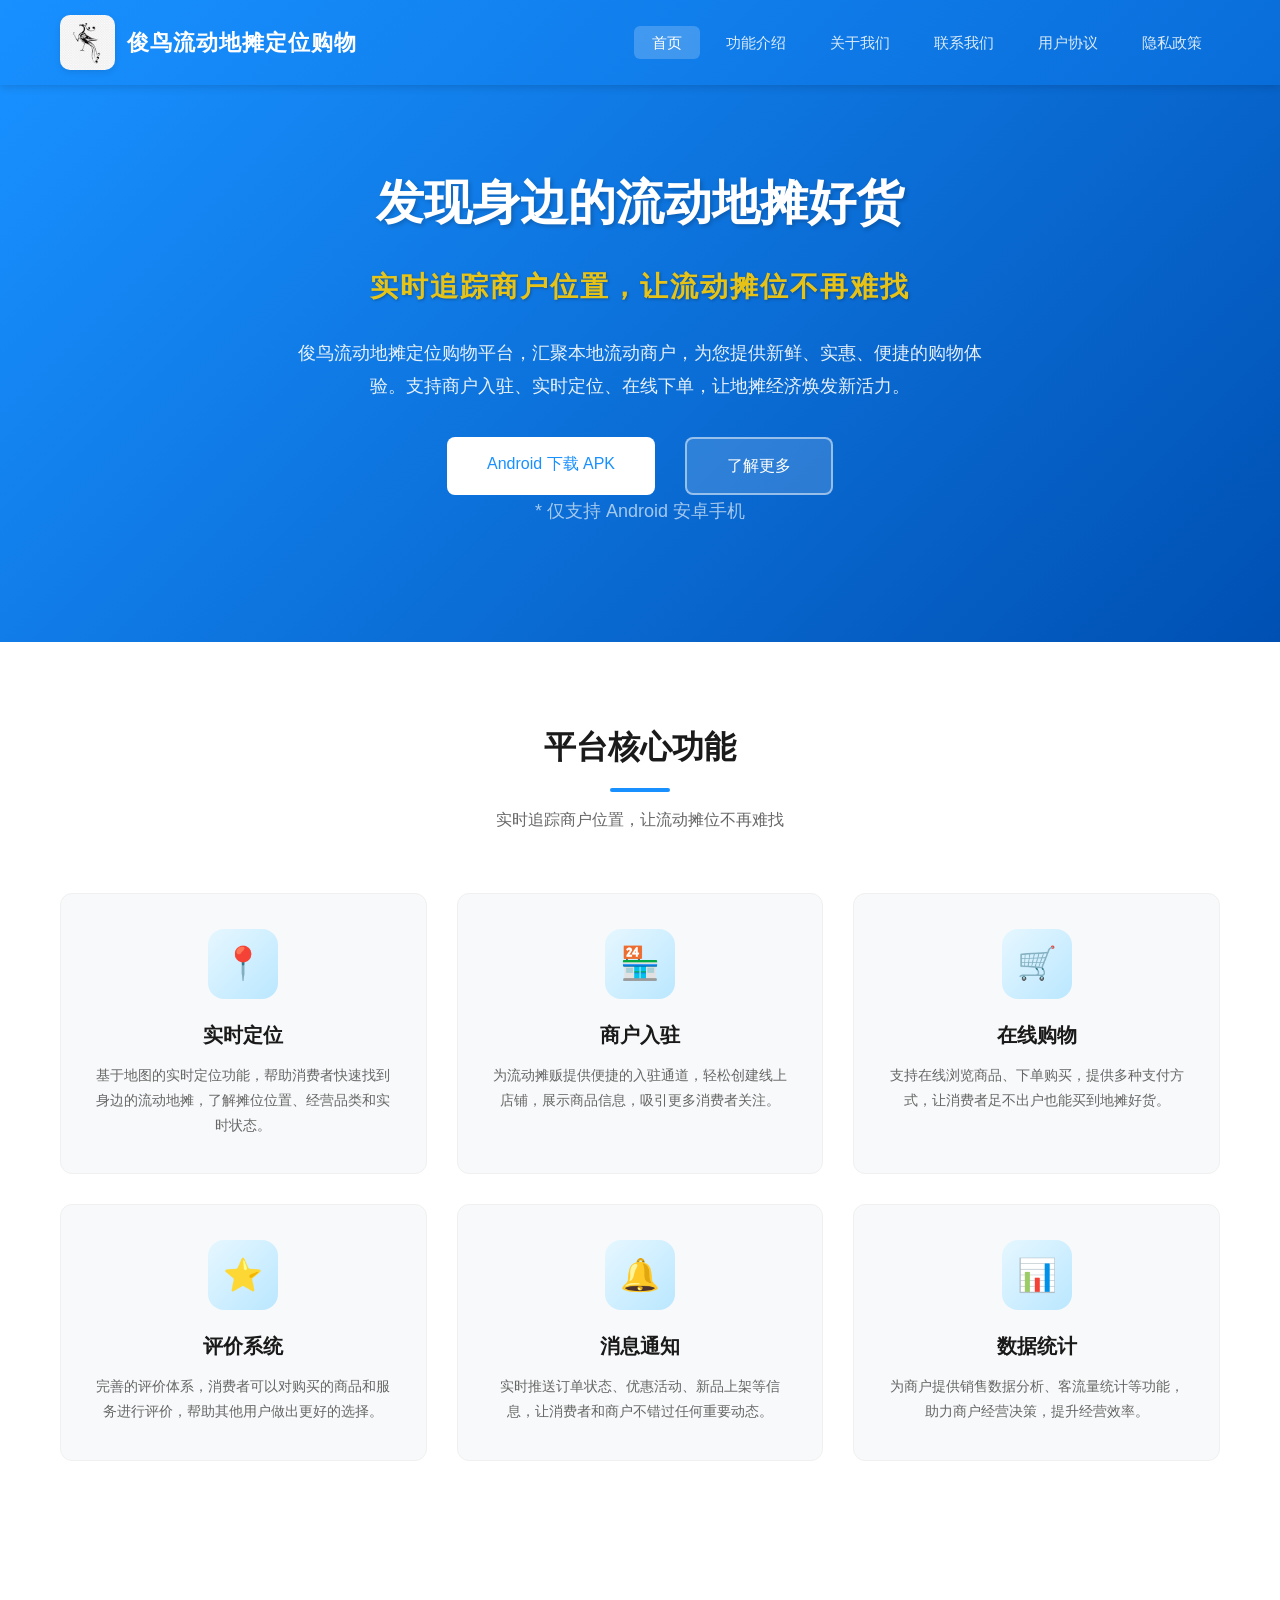
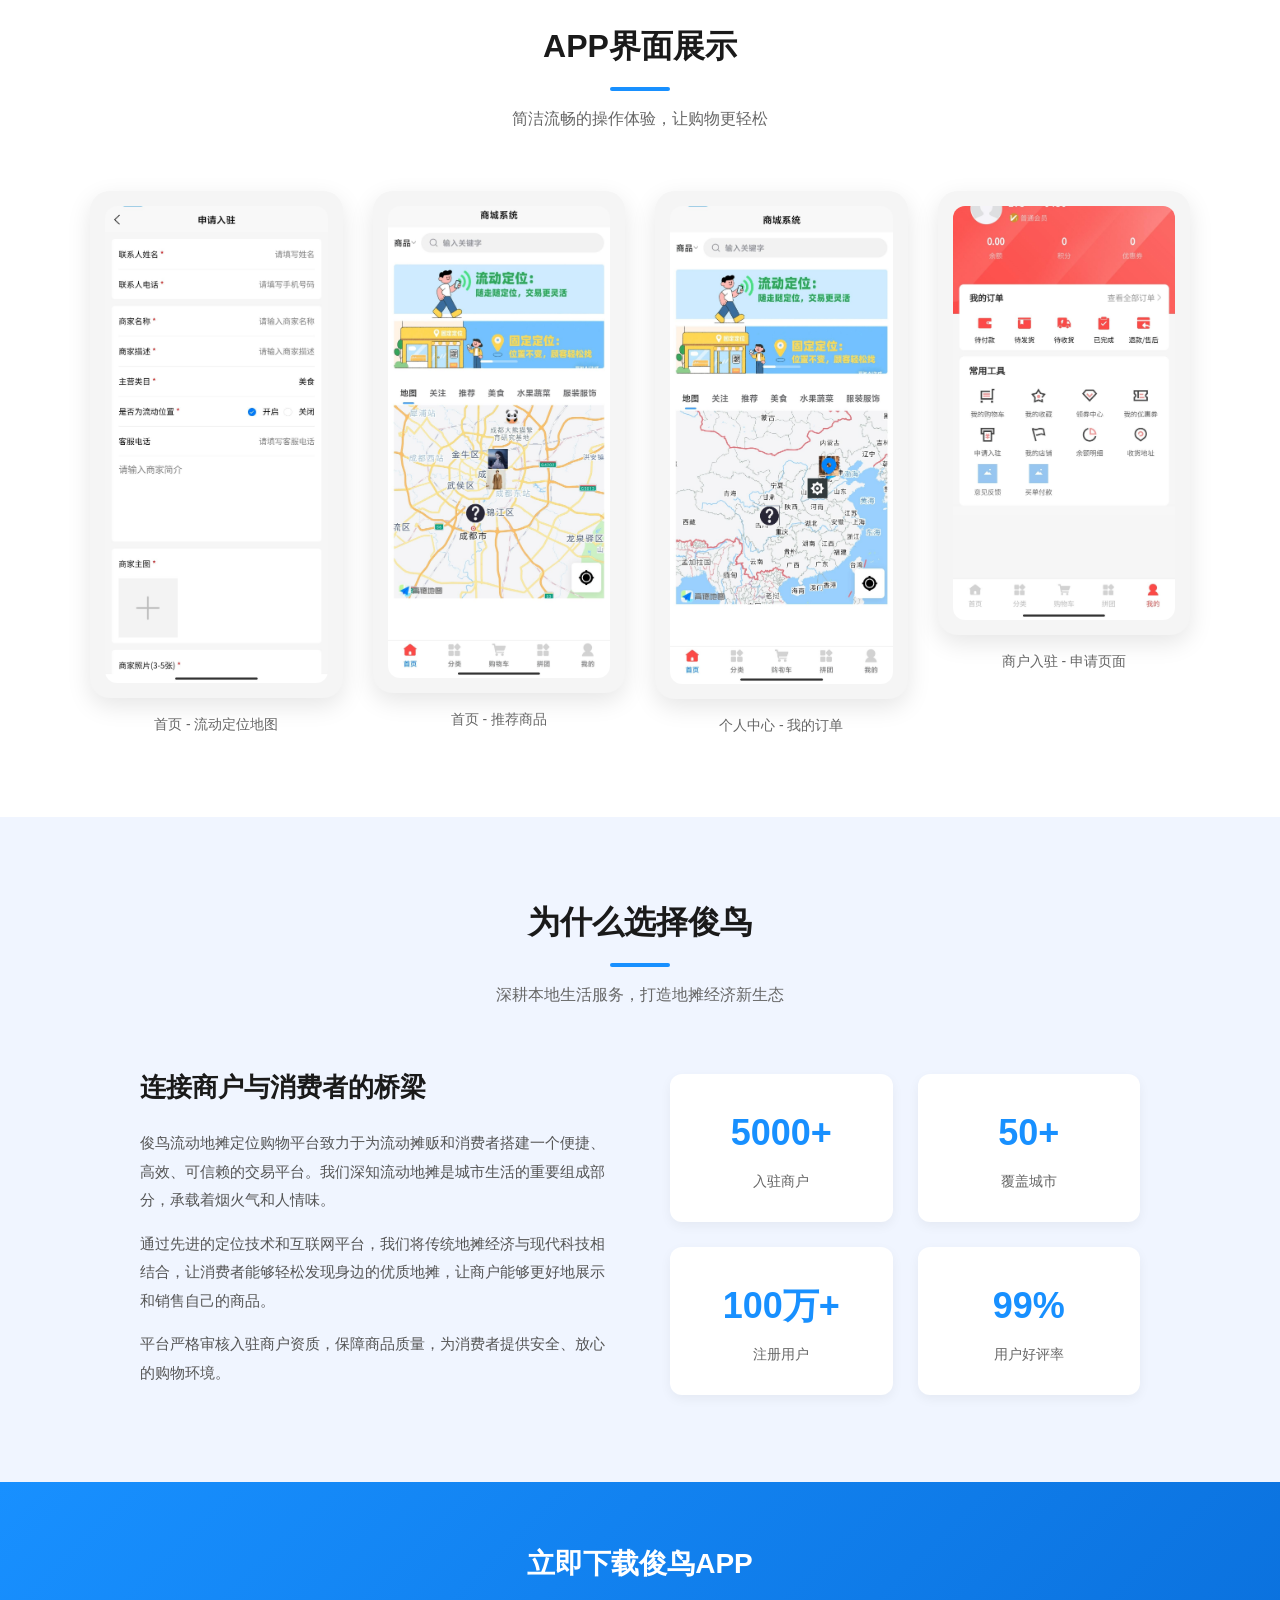
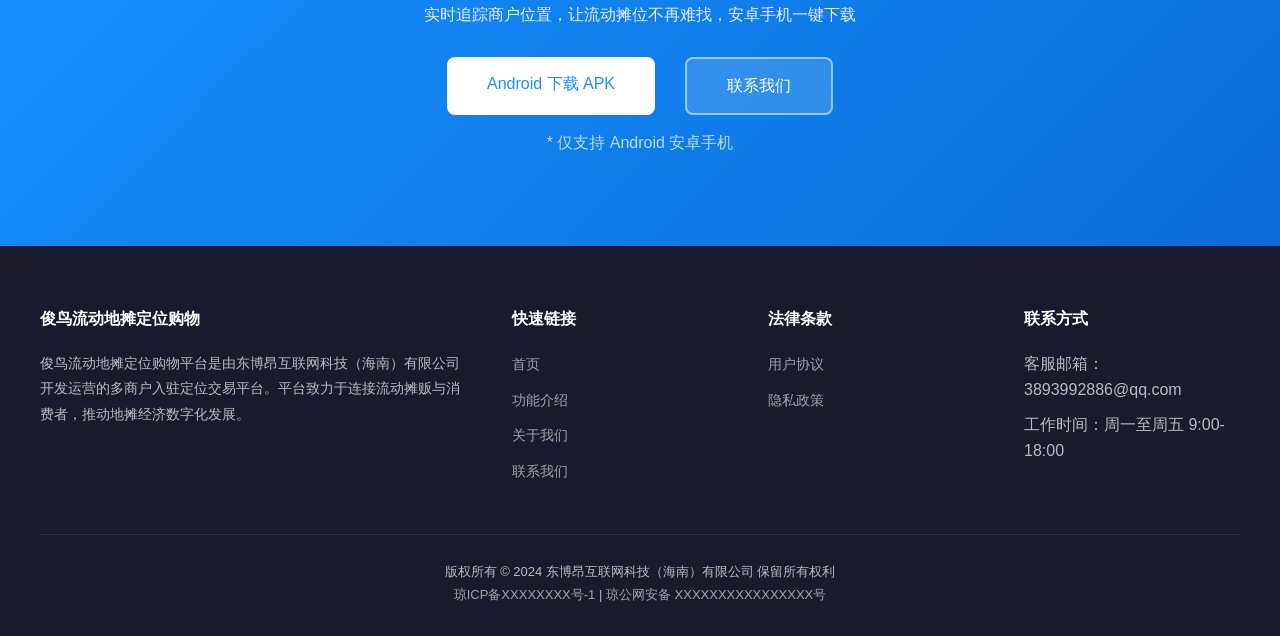
<file: index.html>
<!DOCTYPE html>
<html lang="zh-CN">
<head>
    <meta charset="UTF-8">
    <meta name="viewport" content="width=device-width, initial-scale=1.0">
    <meta name="keywords" content="俊鸟流动地摊定位购物,多商户入驻交易平台,流动地摊,地摊经济,本地生活服务">
    <meta name="description" content="俊鸟流动地摊定位购物 - 实时追踪商户位置，让流动摊位不再难找。多商户入驻定位交易平台，为流动摊贩和消费者搭建便捷的本地生活服务桥梁">
    <title>俊鸟流动地摊定位购物 - 多商户入驻定位交易平台</title>
    <link rel="stylesheet" href="css/style.css">
</head>
<body>
    <header class="header">
        <div class="container">
            <div class="logo">
                <img src="images/phoenix.png" alt="凤凰展翅" class="logo-icon">
                <h1>俊鸟流动地摊定位购物</h1>
            </div>
            <nav>
                <ul>
                    <li><a href="index.html" class="active">首页</a></li>
                    <li><a href="features.html">功能介绍</a></li>
                    <li><a href="about.html">关于我们</a></li>
                    <li><a href="contact.html">联系我们</a></li>
                    <li><a href="agreement.html">用户协议</a></li>
                    <li><a href="privacy.html">隐私政策</a></li>
                </ul>
            </nav>
        </div>
    </header>

    <section class="hero">
        <div class="container">
            <h2>发现身边的流动地摊好货</h2>
            <p class="tagline">实时追踪商户位置，让流动摊位不再难找</p>
            <p>俊鸟流动地摊定位购物平台，汇聚本地流动商户，为您提供新鲜、实惠、便捷的购物体验。支持商户入驻、实时定位、在线下单，让地摊经济焕发新活力。</p>
            <div class="hero-buttons">
                <a href="https://www.pgyer.com/n78fBktO" class="btn btn-primary" target="_blank">Android 下载 APK</a>
                <a href="features.html" class="btn btn-secondary">了解更多</a>
            </div>
            <p class="hero-tip">* 仅支持 Android 安卓手机</p>
        </div>
    </section>

    <section class="section features">
        <div class="container">
            <div class="section-title">
                <h2>平台核心功能</h2>
                <div class="divider"></div>
                <p class="tagline">实时追踪商户位置，让流动摊位不再难找</p>
            </div>
            <div class="features-grid">
                <div class="feature-card">
                    <div class="feature-icon">📍</div>
                    <h3>实时定位</h3>
                    <p>基于地图的实时定位功能，帮助消费者快速找到身边的流动地摊，了解摊位位置、经营品类和实时状态。</p>
                </div>
                <div class="feature-card">
                    <div class="feature-icon">🏪</div>
                    <h3>商户入驻</h3>
                    <p>为流动摊贩提供便捷的入驻通道，轻松创建线上店铺，展示商品信息，吸引更多消费者关注。</p>
                </div>
                <div class="feature-card">
                    <div class="feature-icon">🛒</div>
                    <h3>在线购物</h3>
                    <p>支持在线浏览商品、下单购买，提供多种支付方式，让消费者足不出户也能买到地摊好货。</p>
                </div>
                <div class="feature-card">
                    <div class="feature-icon">⭐</div>
                    <h3>评价系统</h3>
                    <p>完善的评价体系，消费者可以对购买的商品和服务进行评价，帮助其他用户做出更好的选择。</p>
                </div>
                <div class="feature-card">
                    <div class="feature-icon">🔔</div>
                    <h3>消息通知</h3>
                    <p>实时推送订单状态、优惠活动、新品上架等信息，让消费者和商户不错过任何重要动态。</p>
                </div>
                <div class="feature-card">
                    <div class="feature-icon">📊</div>
                    <h3>数据统计</h3>
                    <p>为商户提供销售数据分析、客流量统计等功能，助力商户经营决策，提升经营效率。</p>
                </div>
            </div>
        </div>
    </section>

    <section class="section app-showcase">
        <div class="container">
            <div class="section-title">
                <h2>APP界面展示</h2>
                <div class="divider"></div>
                <p>简洁流畅的操作体验，让购物更轻松</p>
            </div>
            <div class="app-screenshots">
                <div class="screenshot-item">
                    <div class="screenshot-phone">
                        <img src="images/app-home-1.jpg" alt="首页-地图定位">
                    </div>
                    <p class="screenshot-desc">首页 - 流动定位地图</p>
                </div>
                <div class="screenshot-item">
                    <div class="screenshot-phone">
                        <img src="images/app-home-2.jpg" alt="首页-推荐商品">
                    </div>
                    <p class="screenshot-desc">首页 - 推荐商品</p>
                </div>
                <div class="screenshot-item">
                    <div class="screenshot-phone">
                        <img src="images/app-user.jpg" alt="个人中心">
                    </div>
                    <p class="screenshot-desc">个人中心 - 我的订单</p>
                </div>
                <div class="screenshot-item">
                    <div class="screenshot-phone">
                        <img src="images/app-merchant.jpg" alt="商户入驻">
                    </div>
                    <p class="screenshot-desc">商户入驻 - 申请页面</p>
                </div>
            </div>
        </div>
    </section>

    <section class="section about-section">
        <div class="container">
            <div class="section-title">
                <h2>为什么选择俊鸟</h2>
                <div class="divider"></div>
                <p>深耕本地生活服务，打造地摊经济新生态</p>
            </div>
            <div class="about-content">
                <div class="about-text">
                    <h3>连接商户与消费者的桥梁</h3>
                    <p>俊鸟流动地摊定位购物平台致力于为流动摊贩和消费者搭建一个便捷、高效、可信赖的交易平台。我们深知流动地摊是城市生活的重要组成部分，承载着烟火气和人情味。</p>
                    <p>通过先进的定位技术和互联网平台，我们将传统地摊经济与现代科技相结合，让消费者能够轻松发现身边的优质地摊，让商户能够更好地展示和销售自己的商品。</p>
                    <p>平台严格审核入驻商户资质，保障商品质量，为消费者提供安全、放心的购物环境。</p>
                </div>
                <div class="about-stats">
                    <div class="stat-item">
                        <div class="stat-number">5000+</div>
                        <div class="stat-label">入驻商户</div>
                    </div>
                    <div class="stat-item">
                        <div class="stat-number">50+</div>
                        <div class="stat-label">覆盖城市</div>
                    </div>
                    <div class="stat-item">
                        <div class="stat-number">100万+</div>
                        <div class="stat-label">注册用户</div>
                    </div>
                    <div class="stat-item">
                        <div class="stat-number">99%</div>
                        <div class="stat-label">用户好评率</div>
                    </div>
                </div>
            </div>
        </div>
    </section>

    <section class="cta-section">
        <div class="container">
            <h2>立即下载俊鸟APP</h2>
            <p>实时追踪商户位置，让流动摊位不再难找，安卓手机一键下载</p>
            <div class="hero-buttons">
                <a href="https://www.pgyer.com/n78fBktO" class="btn btn-primary" target="_blank">Android 下载 APK</a>
                <a href="contact.html" class="btn btn-secondary">联系我们</a>
            </div>
            <p class="hero-tip" style="color:rgba(255,255,255,0.8);margin-top:15px;">* 仅支持 Android 安卓手机</p>
        </div>
    </section>

    <footer class="footer">
        <div class="footer-grid">
            <div class="footer-about">
                <h4>俊鸟流动地摊定位购物</h4>
                <p>俊鸟流动地摊定位购物平台是由东博昂互联网科技（海南）有限公司开发运营的多商户入驻定位交易平台。平台致力于连接流动摊贩与消费者，推动地摊经济数字化发展。</p>
            </div>
            <div>
                <h4>快速链接</h4>
                <ul>
                    <li><a href="index.html">首页</a></li>
                    <li><a href="features.html">功能介绍</a></li>
                    <li><a href="about.html">关于我们</a></li>
                    <li><a href="contact.html">联系我们</a></li>
                </ul>
            </div>
            <div>
                <h4>法律条款</h4>
                <ul>
                    <li><a href="agreement.html">用户协议</a></li>
                    <li><a href="privacy.html">隐私政策</a></li>
                </ul>
            </div>
            <div>
                <h4>联系方式</h4>
                <ul>
                    <li>客服邮箱：3893992886@qq.com</li>
                    <li>工作时间：周一至周五 9:00-18:00</li>
                </ul>
            </div>
        </div>
        <div class="footer-bottom">
            <p>版权所有 &copy; 2024 东博昂互联网科技（海南）有限公司 保留所有权利</p>
            <p><a href="https://beian.miit.gov.cn/" target="_blank" rel="nofollow noopener">琼ICP备XXXXXXXX号-1</a> | <a href="#">琼公网安备 XXXXXXXXXXXXXXXX号</a></p>
        </div>
    </footer>
</body>
</html>
</file>
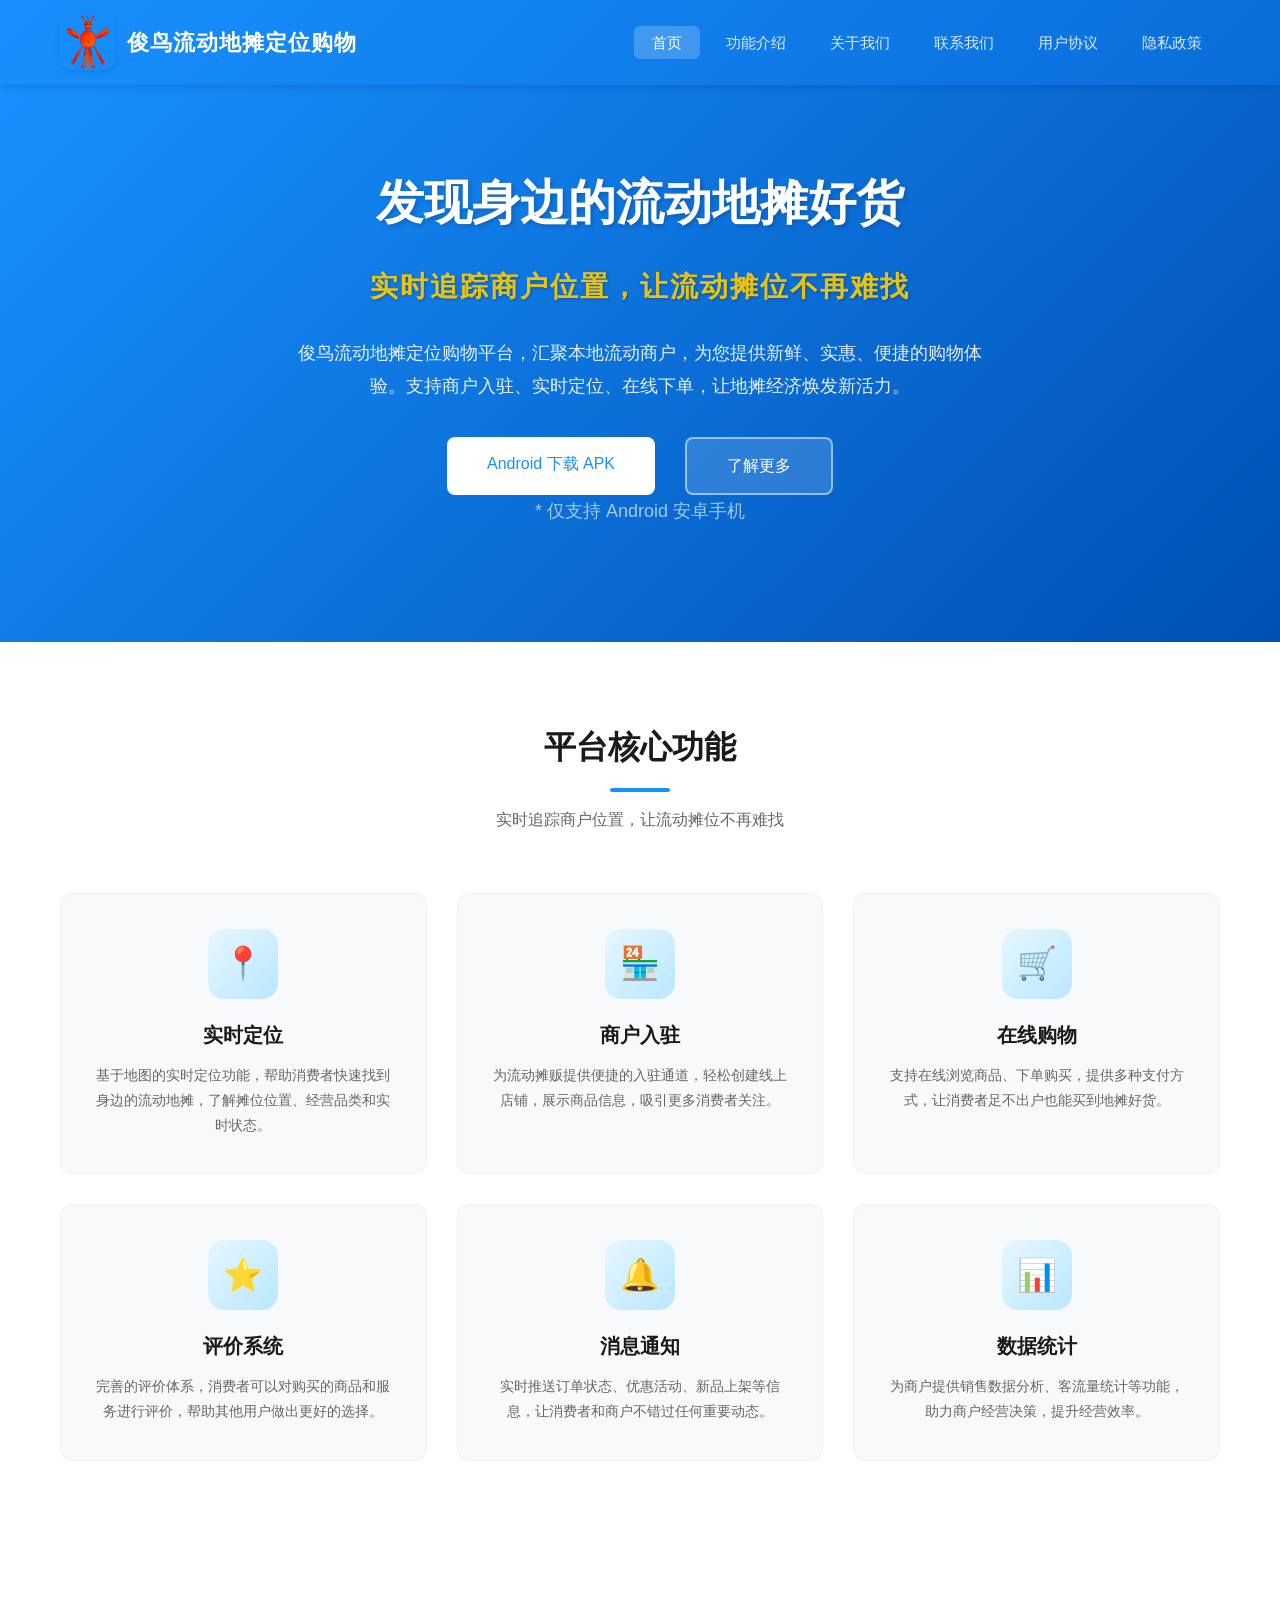
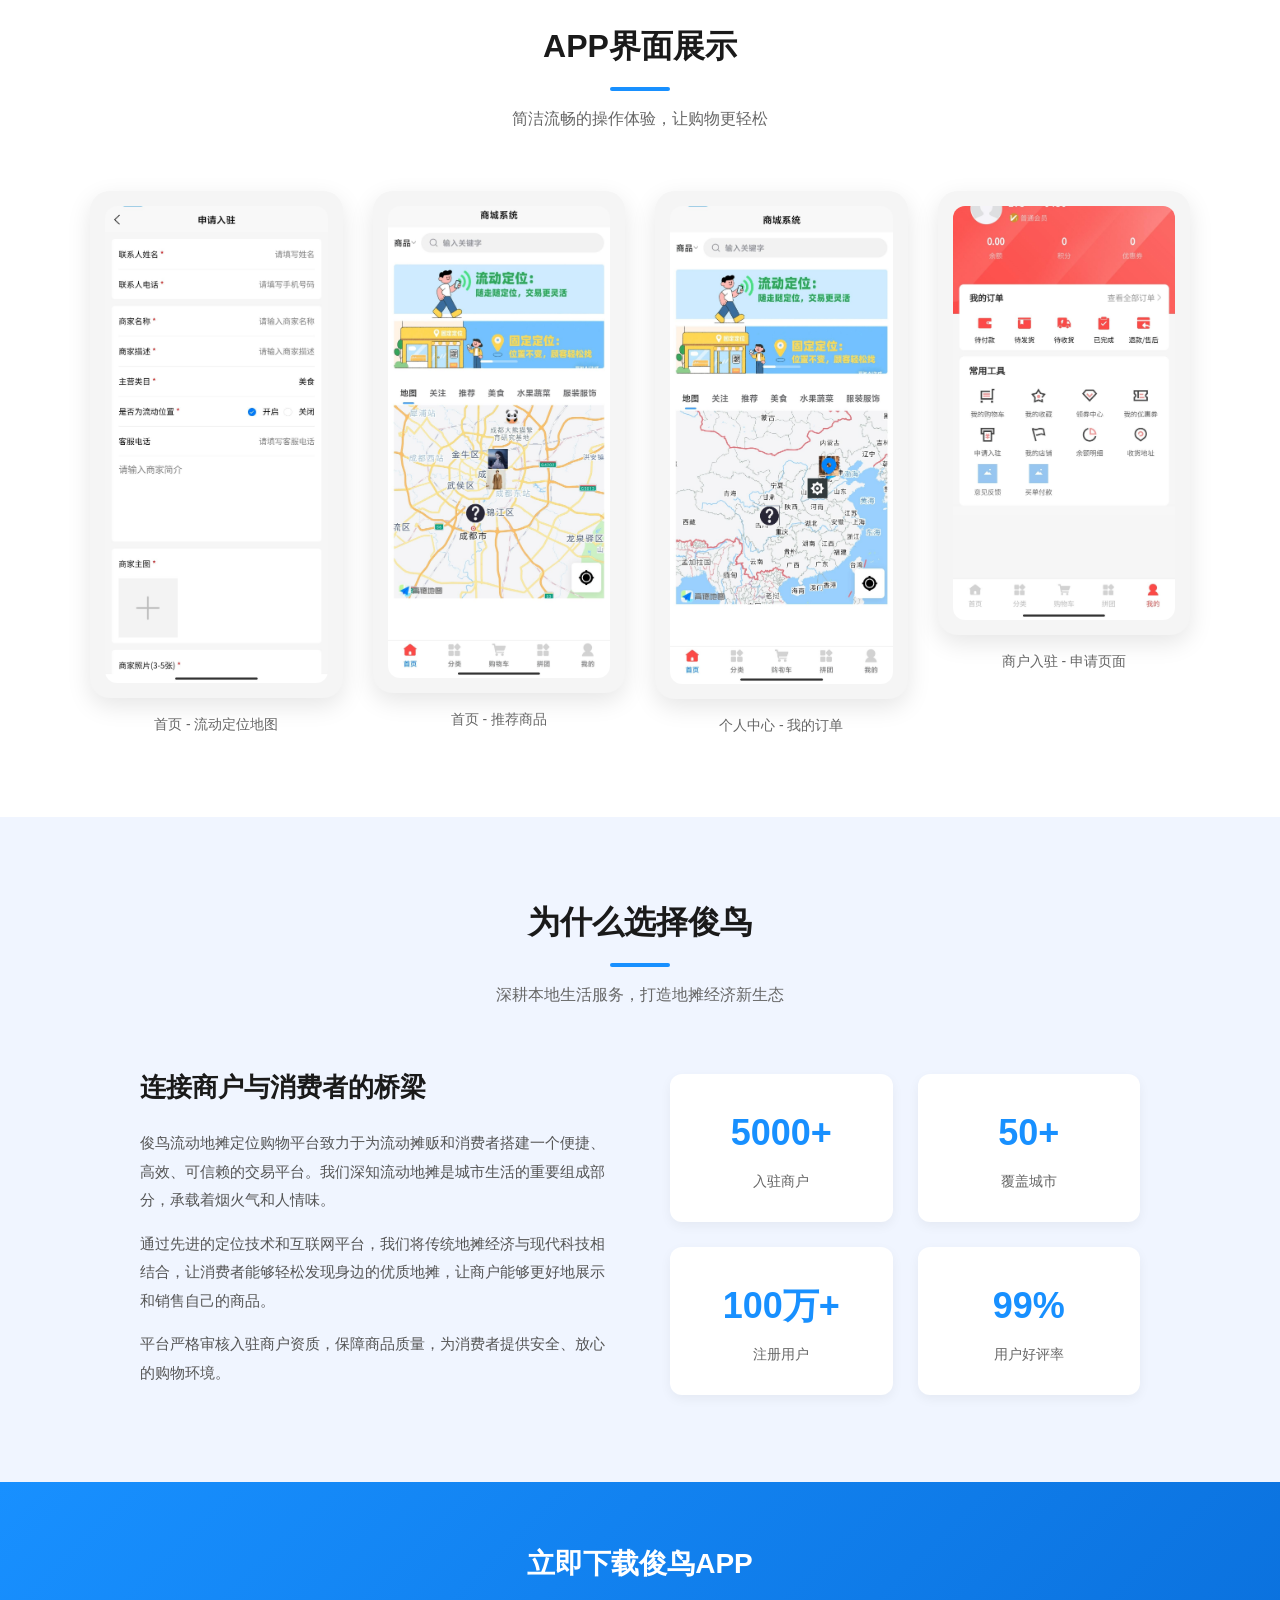
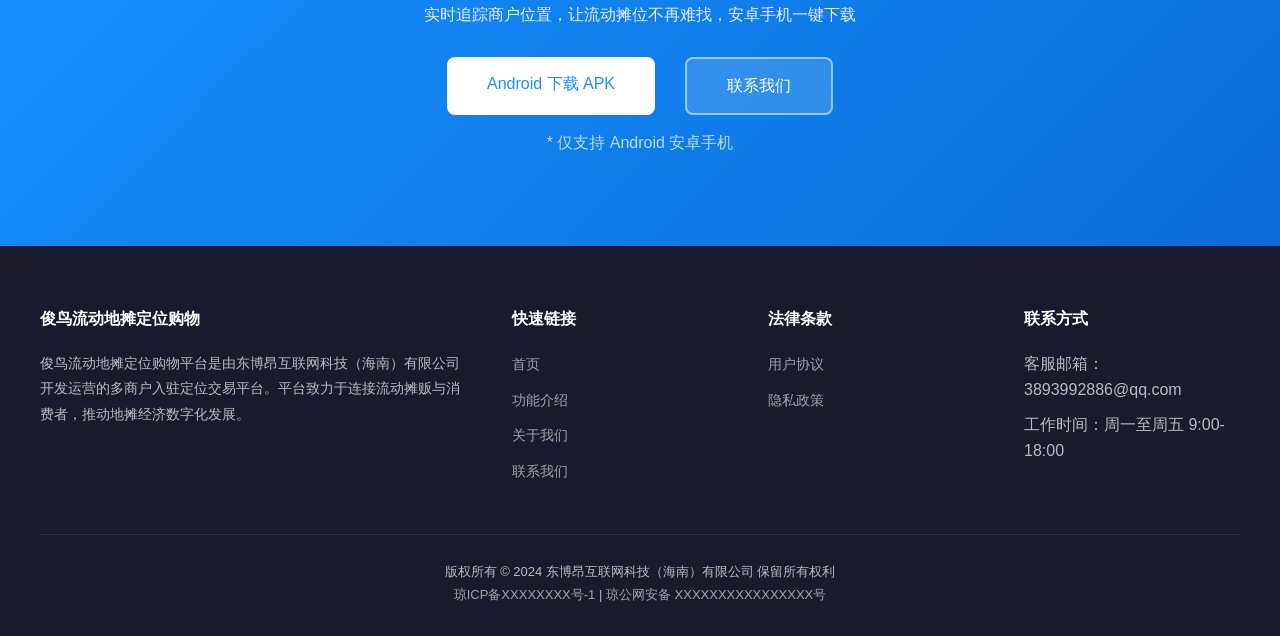
<file: juniao-website/index.html>
<!DOCTYPE html>
<html lang="zh-CN">
<head>
    <meta charset="UTF-8">
    <meta name="viewport" content="width=device-width, initial-scale=1.0">
    <meta name="keywords" content="俊鸟流动地摊定位购物,多商户入驻交易平台,流动地摊,地摊经济,本地生活服务">
    <meta name="description" content="俊鸟流动地摊定位购物 - 实时追踪商户位置，让流动摊位不再难找。多商户入驻定位交易平台，为流动摊贩和消费者搭建便捷的本地生活服务桥梁">
    <title>俊鸟流动地摊定位购物 - 多商户入驻定位交易平台</title>
    <link rel="stylesheet" href="css/style.css">
</head>
<body>
    <header class="header">
        <div class="container">
            <div class="logo">
                <img src="images/phoenix.svg" alt="凤凰展翅" class="logo-icon">
                <h1>俊鸟流动地摊定位购物</h1>
            </div>
            <nav>
                <ul>
                    <li><a href="index.html" class="active">首页</a></li>
                    <li><a href="features.html">功能介绍</a></li>
                    <li><a href="about.html">关于我们</a></li>
                    <li><a href="contact.html">联系我们</a></li>
                    <li><a href="agreement.html">用户协议</a></li>
                    <li><a href="privacy.html">隐私政策</a></li>
                </ul>
            </nav>
        </div>
    </header>

    <section class="hero">
        <div class="container">
            <h2>发现身边的流动地摊好货</h2>
            <p class="tagline">实时追踪商户位置，让流动摊位不再难找</p>
            <p>俊鸟流动地摊定位购物平台，汇聚本地流动商户，为您提供新鲜、实惠、便捷的购物体验。支持商户入驻、实时定位、在线下单，让地摊经济焕发新活力。</p>
            <div class="hero-buttons">
                <a href="https://www.pgyer.com/n78fBktO" class="btn btn-primary" target="_blank">Android 下载 APK</a>
                <a href="features.html" class="btn btn-secondary">了解更多</a>
            </div>
            <p class="hero-tip">* 仅支持 Android 安卓手机</p>
        </div>
    </section>

    <section class="section features">
        <div class="container">
            <div class="section-title">
                <h2>平台核心功能</h2>
                <div class="divider"></div>
                <p class="tagline">实时追踪商户位置，让流动摊位不再难找</p>
            </div>
            <div class="features-grid">
                <div class="feature-card">
                    <div class="feature-icon">📍</div>
                    <h3>实时定位</h3>
                    <p>基于地图的实时定位功能，帮助消费者快速找到身边的流动地摊，了解摊位位置、经营品类和实时状态。</p>
                </div>
                <div class="feature-card">
                    <div class="feature-icon">🏪</div>
                    <h3>商户入驻</h3>
                    <p>为流动摊贩提供便捷的入驻通道，轻松创建线上店铺，展示商品信息，吸引更多消费者关注。</p>
                </div>
                <div class="feature-card">
                    <div class="feature-icon">🛒</div>
                    <h3>在线购物</h3>
                    <p>支持在线浏览商品、下单购买，提供多种支付方式，让消费者足不出户也能买到地摊好货。</p>
                </div>
                <div class="feature-card">
                    <div class="feature-icon">⭐</div>
                    <h3>评价系统</h3>
                    <p>完善的评价体系，消费者可以对购买的商品和服务进行评价，帮助其他用户做出更好的选择。</p>
                </div>
                <div class="feature-card">
                    <div class="feature-icon">🔔</div>
                    <h3>消息通知</h3>
                    <p>实时推送订单状态、优惠活动、新品上架等信息，让消费者和商户不错过任何重要动态。</p>
                </div>
                <div class="feature-card">
                    <div class="feature-icon">📊</div>
                    <h3>数据统计</h3>
                    <p>为商户提供销售数据分析、客流量统计等功能，助力商户经营决策，提升经营效率。</p>
                </div>
            </div>
        </div>
    </section>

    <section class="section app-showcase">
        <div class="container">
            <div class="section-title">
                <h2>APP界面展示</h2>
                <div class="divider"></div>
                <p>简洁流畅的操作体验，让购物更轻松</p>
            </div>
            <div class="app-screenshots">
                <div class="screenshot-item">
                    <div class="screenshot-phone">
                        <img src="images/app-home-1.jpg" alt="首页-地图定位">
                    </div>
                    <p class="screenshot-desc">首页 - 流动定位地图</p>
                </div>
                <div class="screenshot-item">
                    <div class="screenshot-phone">
                        <img src="images/app-home-2.jpg" alt="首页-推荐商品">
                    </div>
                    <p class="screenshot-desc">首页 - 推荐商品</p>
                </div>
                <div class="screenshot-item">
                    <div class="screenshot-phone">
                        <img src="images/app-user.jpg" alt="个人中心">
                    </div>
                    <p class="screenshot-desc">个人中心 - 我的订单</p>
                </div>
                <div class="screenshot-item">
                    <div class="screenshot-phone">
                        <img src="images/app-merchant.jpg" alt="商户入驻">
                    </div>
                    <p class="screenshot-desc">商户入驻 - 申请页面</p>
                </div>
            </div>
        </div>
    </section>

    <section class="section about-section">
        <div class="container">
            <div class="section-title">
                <h2>为什么选择俊鸟</h2>
                <div class="divider"></div>
                <p>深耕本地生活服务，打造地摊经济新生态</p>
            </div>
            <div class="about-content">
                <div class="about-text">
                    <h3>连接商户与消费者的桥梁</h3>
                    <p>俊鸟流动地摊定位购物平台致力于为流动摊贩和消费者搭建一个便捷、高效、可信赖的交易平台。我们深知流动地摊是城市生活的重要组成部分，承载着烟火气和人情味。</p>
                    <p>通过先进的定位技术和互联网平台，我们将传统地摊经济与现代科技相结合，让消费者能够轻松发现身边的优质地摊，让商户能够更好地展示和销售自己的商品。</p>
                    <p>平台严格审核入驻商户资质，保障商品质量，为消费者提供安全、放心的购物环境。</p>
                </div>
                <div class="about-stats">
                    <div class="stat-item">
                        <div class="stat-number">5000+</div>
                        <div class="stat-label">入驻商户</div>
                    </div>
                    <div class="stat-item">
                        <div class="stat-number">50+</div>
                        <div class="stat-label">覆盖城市</div>
                    </div>
                    <div class="stat-item">
                        <div class="stat-number">100万+</div>
                        <div class="stat-label">注册用户</div>
                    </div>
                    <div class="stat-item">
                        <div class="stat-number">99%</div>
                        <div class="stat-label">用户好评率</div>
                    </div>
                </div>
            </div>
        </div>
    </section>

    <section class="cta-section">
        <div class="container">
            <h2>立即下载俊鸟APP</h2>
            <p>实时追踪商户位置，让流动摊位不再难找，安卓手机一键下载</p>
            <div class="hero-buttons">
                <a href="https://www.pgyer.com/n78fBktO" class="btn btn-primary" target="_blank">Android 下载 APK</a>
                <a href="contact.html" class="btn btn-secondary">联系我们</a>
            </div>
            <p class="hero-tip" style="color:rgba(255,255,255,0.8);margin-top:15px;">* 仅支持 Android 安卓手机</p>
        </div>
    </section>

    <footer class="footer">
        <div class="footer-grid">
            <div class="footer-about">
                <h4>俊鸟流动地摊定位购物</h4>
                <p>俊鸟流动地摊定位购物平台是由东博昂互联网科技（海南）有限公司开发运营的多商户入驻定位交易平台。平台致力于连接流动摊贩与消费者，推动地摊经济数字化发展。</p>
            </div>
            <div>
                <h4>快速链接</h4>
                <ul>
                    <li><a href="index.html">首页</a></li>
                    <li><a href="features.html">功能介绍</a></li>
                    <li><a href="about.html">关于我们</a></li>
                    <li><a href="contact.html">联系我们</a></li>
                </ul>
            </div>
            <div>
                <h4>法律条款</h4>
                <ul>
                    <li><a href="agreement.html">用户协议</a></li>
                    <li><a href="privacy.html">隐私政策</a></li>
                </ul>
            </div>
            <div>
                <h4>联系方式</h4>
                <ul>
                    <li>客服邮箱：3893992886@qq.com</li>
                    <li>工作时间：周一至周五 9:00-18:00</li>
                </ul>
            </div>
        </div>
        <div class="footer-bottom">
            <p>版权所有 &copy; 2024 东博昂互联网科技（海南）有限公司 保留所有权利</p>
            <p><a href="https://beian.miit.gov.cn/" target="_blank" rel="nofollow noopener">琼ICP备XXXXXXXX号-1</a> | <a href="#">琼公网安备 XXXXXXXXXXXXXXXX号</a></p>
        </div>
    </footer>
</body>
</html>
</file>
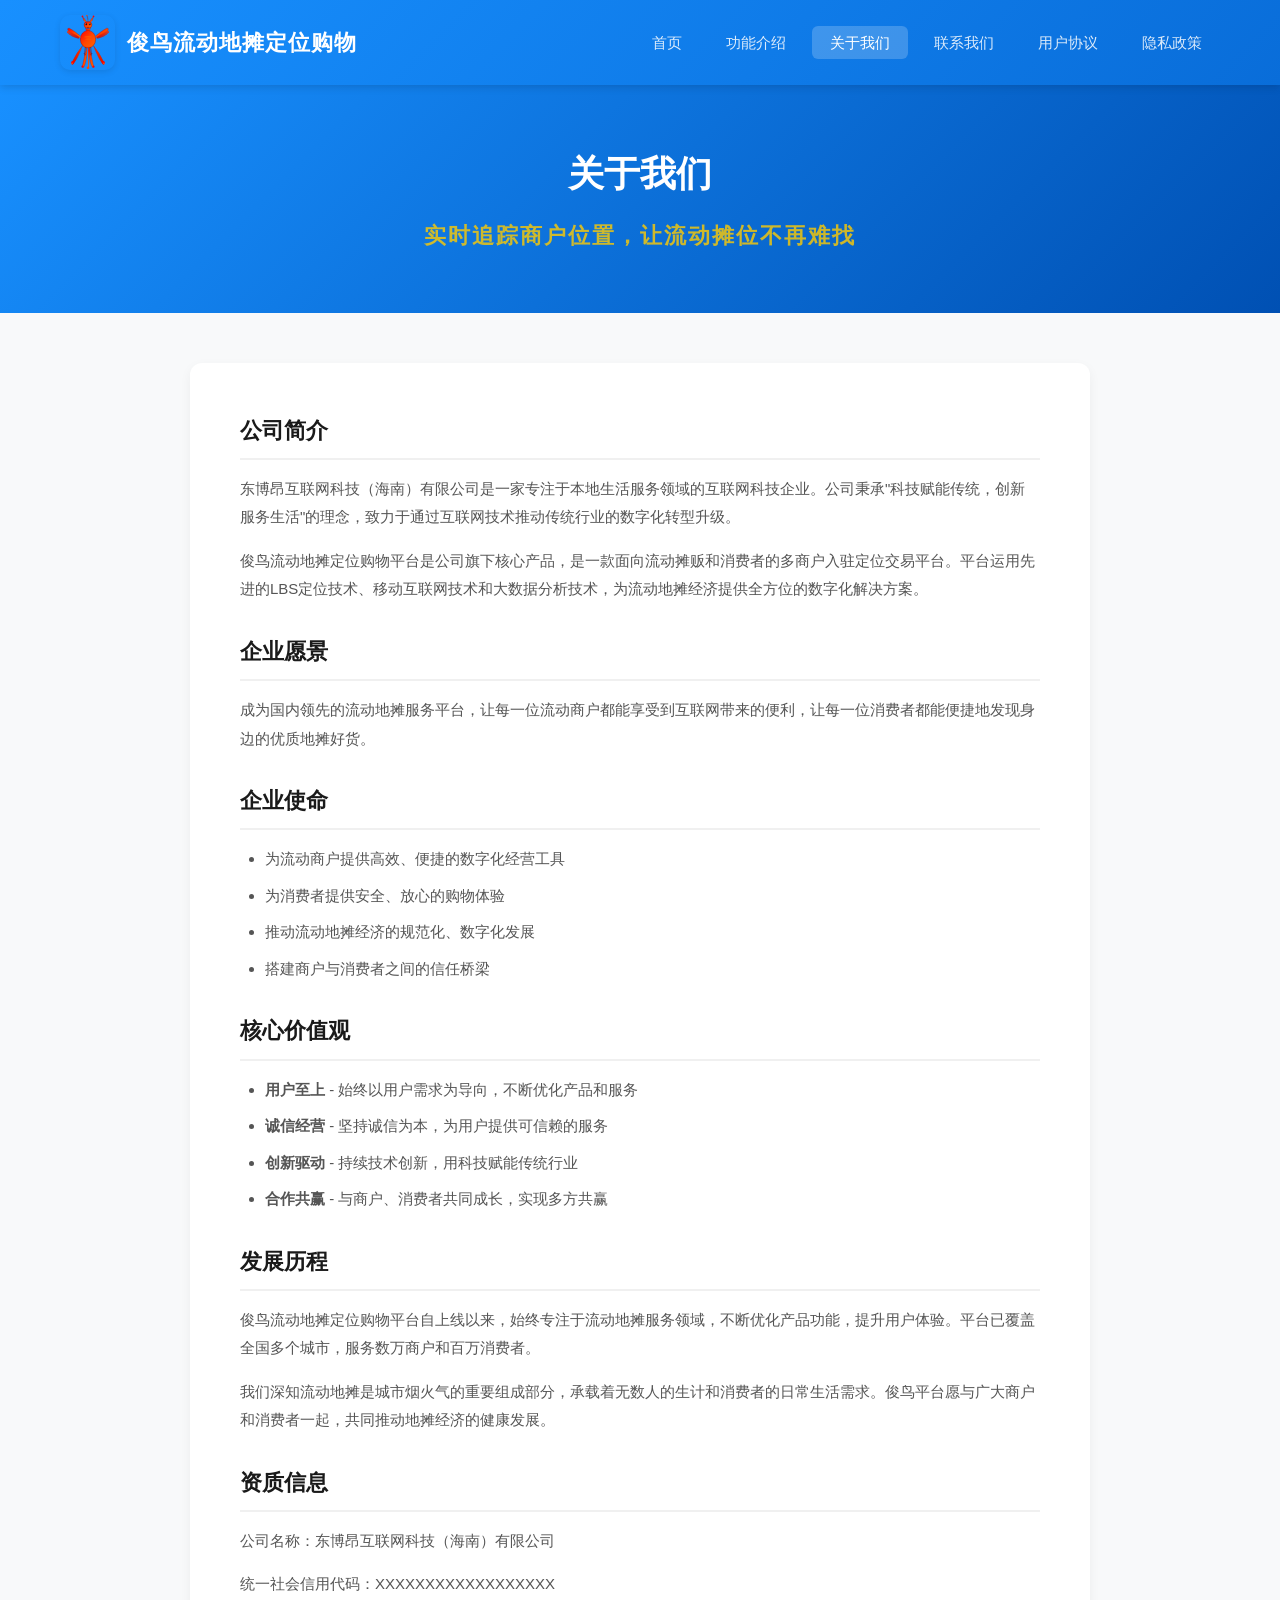
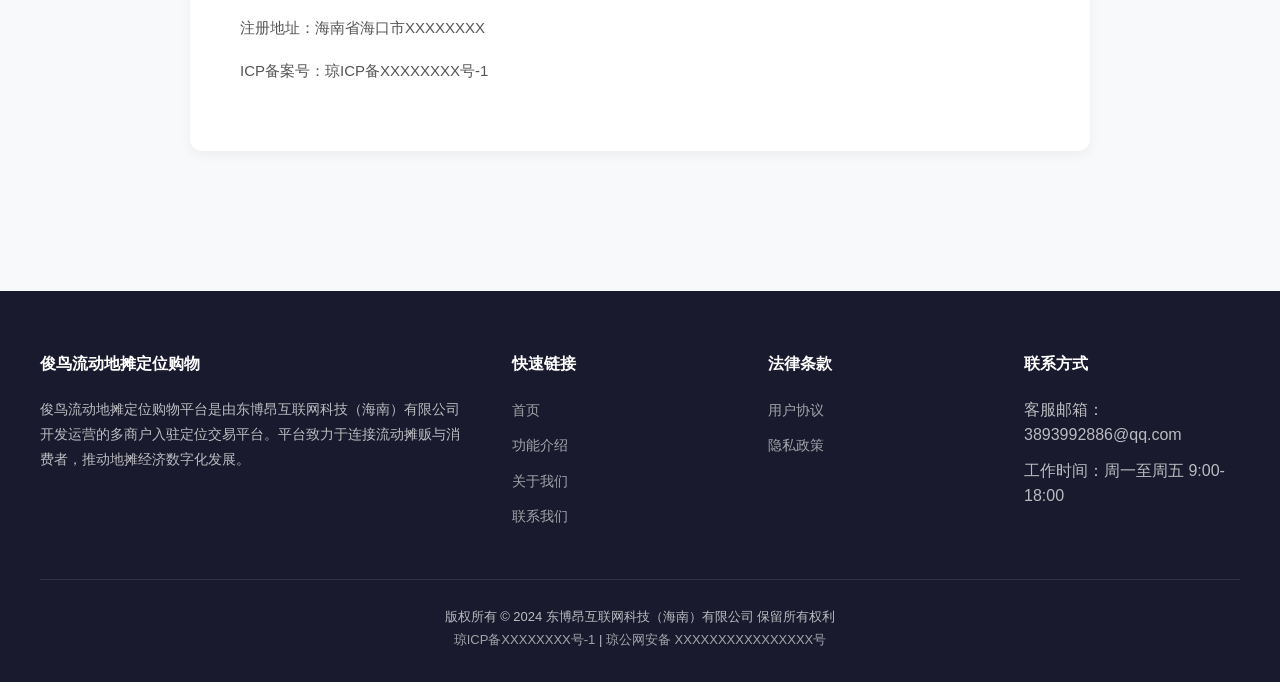
<file: about.html>
<!DOCTYPE html>
<html lang="zh-CN">
<head>
    <meta charset="UTF-8">
    <meta name="viewport" content="width=device-width, initial-scale=1.0">
    <meta name="keywords" content="俊鸟流动地摊定位购物,关于我们,东博昂互联网科技">
    <meta name="description" content="了解俊鸟流动地摊定位购物平台 - 东博昂互联网科技（海南）有限公司旗下多商户入驻定位交易平台">
    <title>关于我们 - 俊鸟流动地摊定位购物</title>
    <link rel="stylesheet" href="css/style.css">
</head>
<body>
    <header class="header">
        <div class="container">
            <div class="logo">
                <img src="images/phoenix.svg" alt="凤凰展翅" class="logo-icon">
                <h1>俊鸟流动地摊定位购物</h1>
            </div>
            <nav>
                <ul>
                    <li><a href="index.html">首页</a></li>
                    <li><a href="features.html">功能介绍</a></li>
                    <li><a href="about.html" class="active">关于我们</a></li>
                    <li><a href="contact.html">联系我们</a></li>
                    <li><a href="agreement.html">用户协议</a></li>
                    <li><a href="privacy.html">隐私政策</a></li>
                </ul>
            </nav>
        </div>
    </header>

    <section class="page-header">
        <div class="container">
            <h2>关于我们</h2>
            <p class="tagline">实时追踪商户位置，让流动摊位不再难找</p>
        </div>
    </section>

    <section class="section">
        <div class="container">
            <div class="content-page">
                <h3>公司简介</h3>
                <p>东博昂互联网科技（海南）有限公司是一家专注于本地生活服务领域的互联网科技企业。公司秉承"科技赋能传统，创新服务生活"的理念，致力于通过互联网技术推动传统行业的数字化转型升级。</p>
                <p>俊鸟流动地摊定位购物平台是公司旗下核心产品，是一款面向流动摊贩和消费者的多商户入驻定位交易平台。平台运用先进的LBS定位技术、移动互联网技术和大数据分析技术，为流动地摊经济提供全方位的数字化解决方案。</p>

                <h3>企业愿景</h3>
                <p>成为国内领先的流动地摊服务平台，让每一位流动商户都能享受到互联网带来的便利，让每一位消费者都能便捷地发现身边的优质地摊好货。</p>

                <h3>企业使命</h3>
                <ul>
                    <li>为流动商户提供高效、便捷的数字化经营工具</li>
                    <li>为消费者提供安全、放心的购物体验</li>
                    <li>推动流动地摊经济的规范化、数字化发展</li>
                    <li>搭建商户与消费者之间的信任桥梁</li>
                </ul>

                <h3>核心价值观</h3>
                <ul>
                    <li><strong>用户至上</strong> - 始终以用户需求为导向，不断优化产品和服务</li>
                    <li><strong>诚信经营</strong> - 坚持诚信为本，为用户提供可信赖的服务</li>
                    <li><strong>创新驱动</strong> - 持续技术创新，用科技赋能传统行业</li>
                    <li><strong>合作共赢</strong> - 与商户、消费者共同成长，实现多方共赢</li>
                </ul>

                <h3>发展历程</h3>
                <p>俊鸟流动地摊定位购物平台自上线以来，始终专注于流动地摊服务领域，不断优化产品功能，提升用户体验。平台已覆盖全国多个城市，服务数万商户和百万消费者。</p>
                <p>我们深知流动地摊是城市烟火气的重要组成部分，承载着无数人的生计和消费者的日常生活需求。俊鸟平台愿与广大商户和消费者一起，共同推动地摊经济的健康发展。</p>

                <h3>资质信息</h3>
                <p>公司名称：东博昂互联网科技（海南）有限公司</p>
                <p>统一社会信用代码：XXXXXXXXXXXXXXXXXX</p>
                <p>注册地址：海南省海口市XXXXXXXX</p>
                <p>ICP备案号：琼ICP备XXXXXXXX号-1</p>
            </div>
        </div>
    </section>

    <footer class="footer">
        <div class="footer-grid">
            <div class="footer-about">
                <h4>俊鸟流动地摊定位购物</h4>
                <p>俊鸟流动地摊定位购物平台是由东博昂互联网科技（海南）有限公司开发运营的多商户入驻定位交易平台。平台致力于连接流动摊贩与消费者，推动地摊经济数字化发展。</p>
            </div>
            <div>
                <h4>快速链接</h4>
                <ul>
                    <li><a href="index.html">首页</a></li>
                    <li><a href="features.html">功能介绍</a></li>
                    <li><a href="about.html">关于我们</a></li>
                    <li><a href="contact.html">联系我们</a></li>
                </ul>
            </div>
            <div>
                <h4>法律条款</h4>
                <ul>
                    <li><a href="agreement.html">用户协议</a></li>
                    <li><a href="privacy.html">隐私政策</a></li>
                </ul>
            </div>
            <div>
                <h4>联系方式</h4>
                <ul>
                    <li>客服邮箱：3893992886@qq.com</li>
                    <li>工作时间：周一至周五 9:00-18:00</li>
                </ul>
            </div>
        </div>
        <div class="footer-bottom">
            <p>版权所有 &copy; 2024 东博昂互联网科技（海南）有限公司 保留所有权利</p>
            <p><a href="https://beian.miit.gov.cn/" target="_blank" rel="nofollow noopener">琼ICP备XXXXXXXX号-1</a> | <a href="#">琼公网安备 XXXXXXXXXXXXXXXX号</a></p>
        </div>
    </footer>
</body>
</html>
</file>
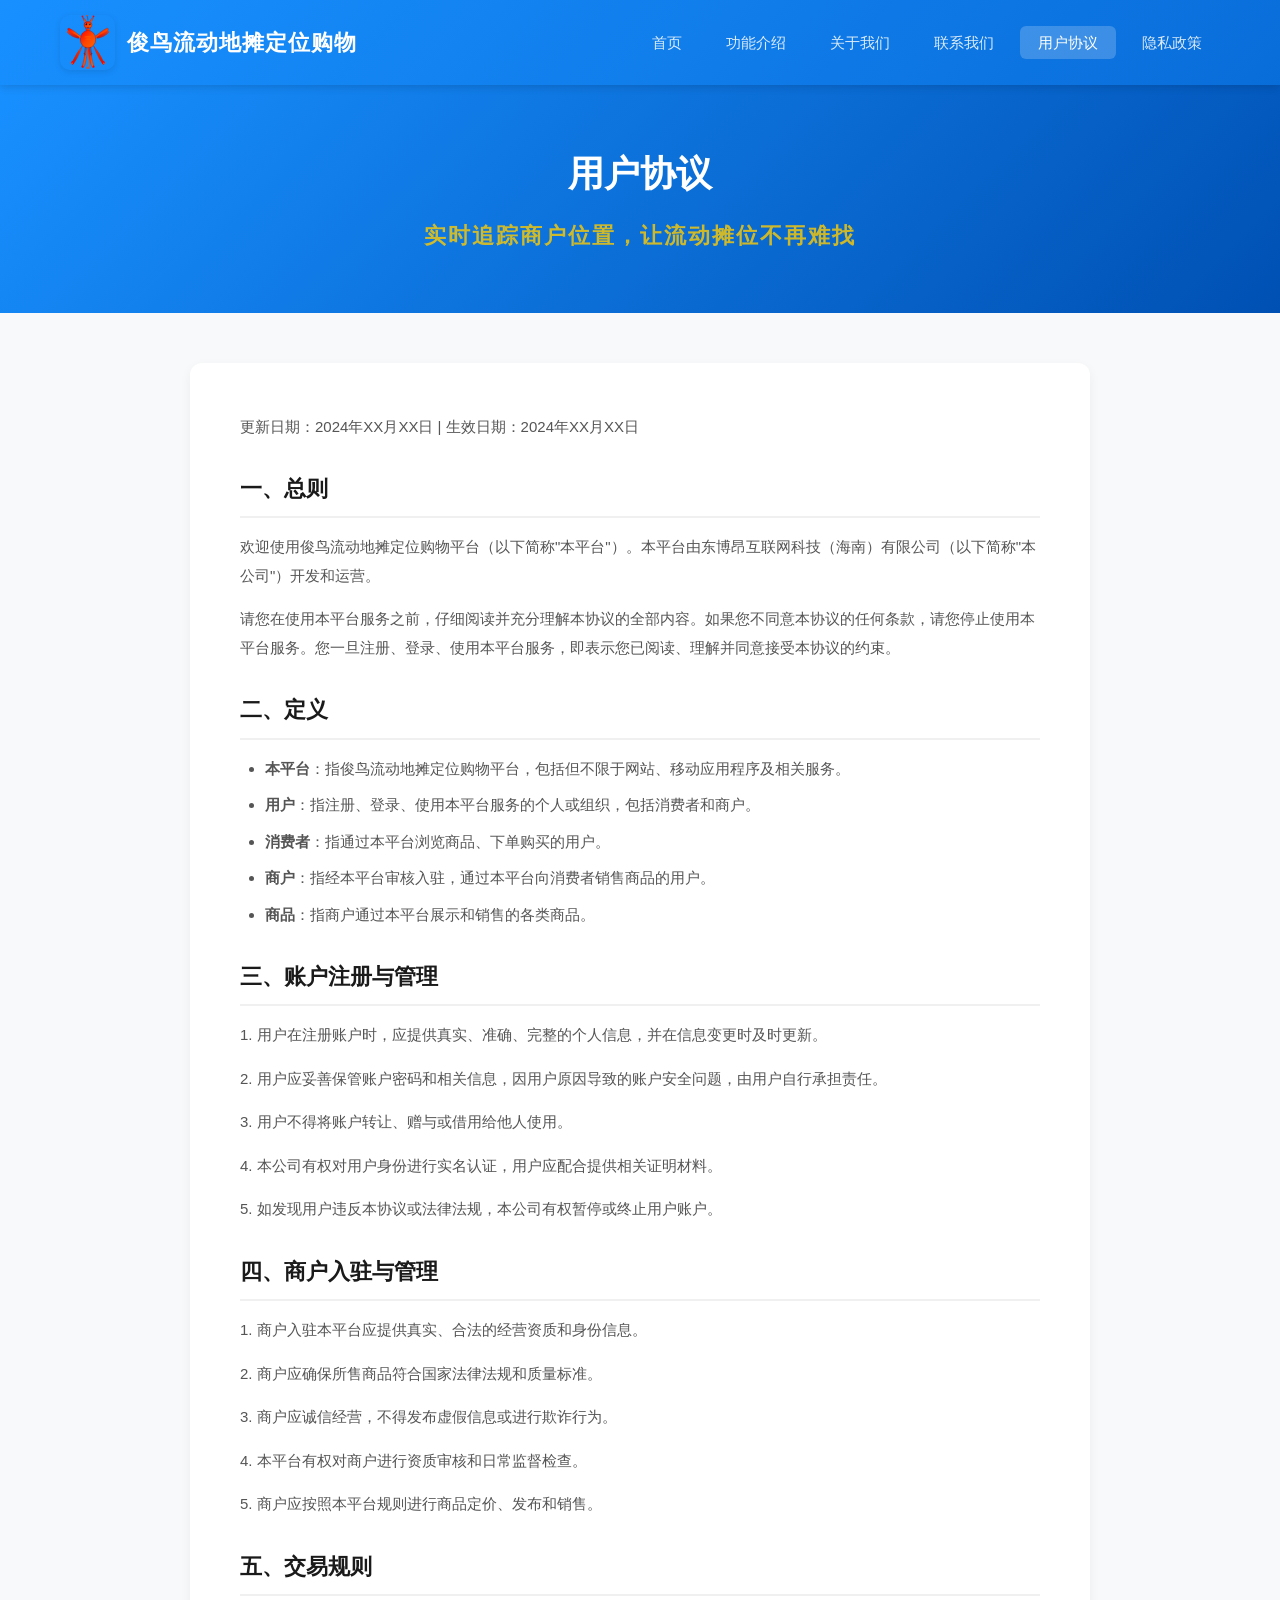
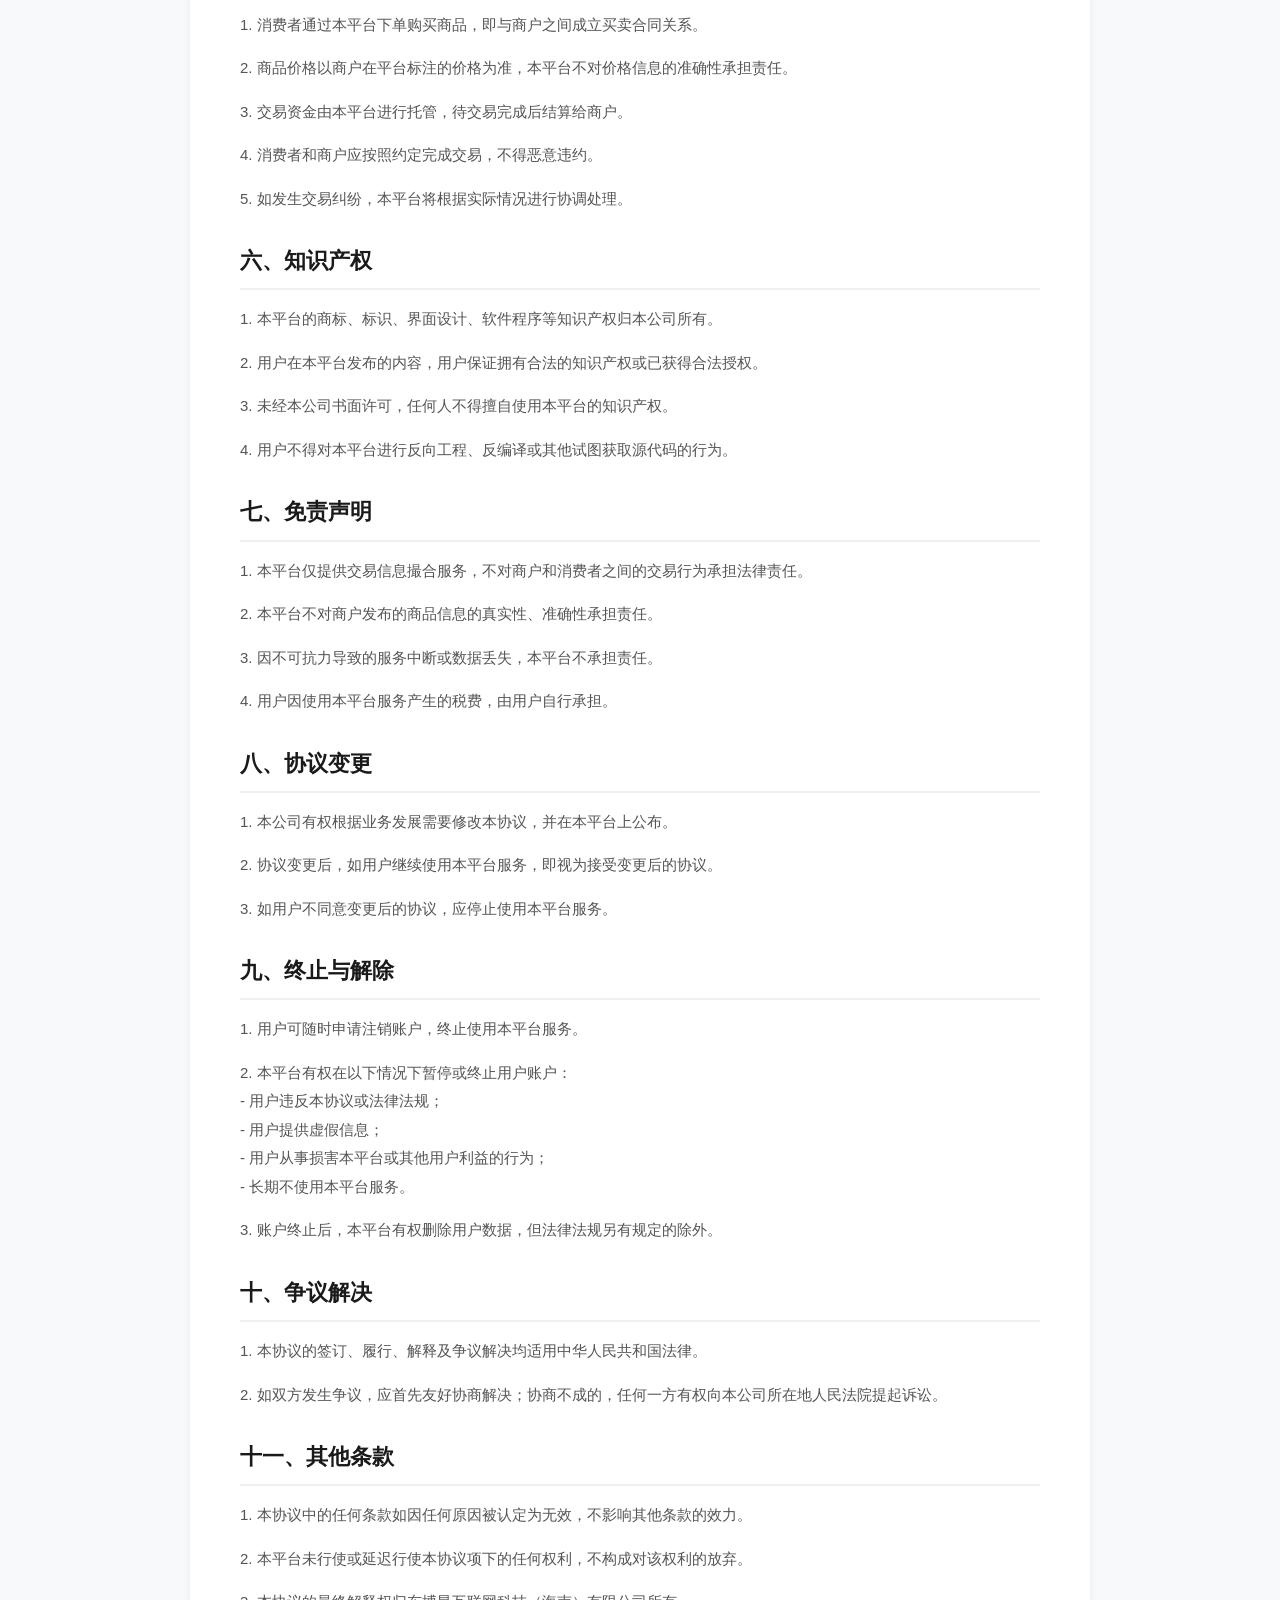
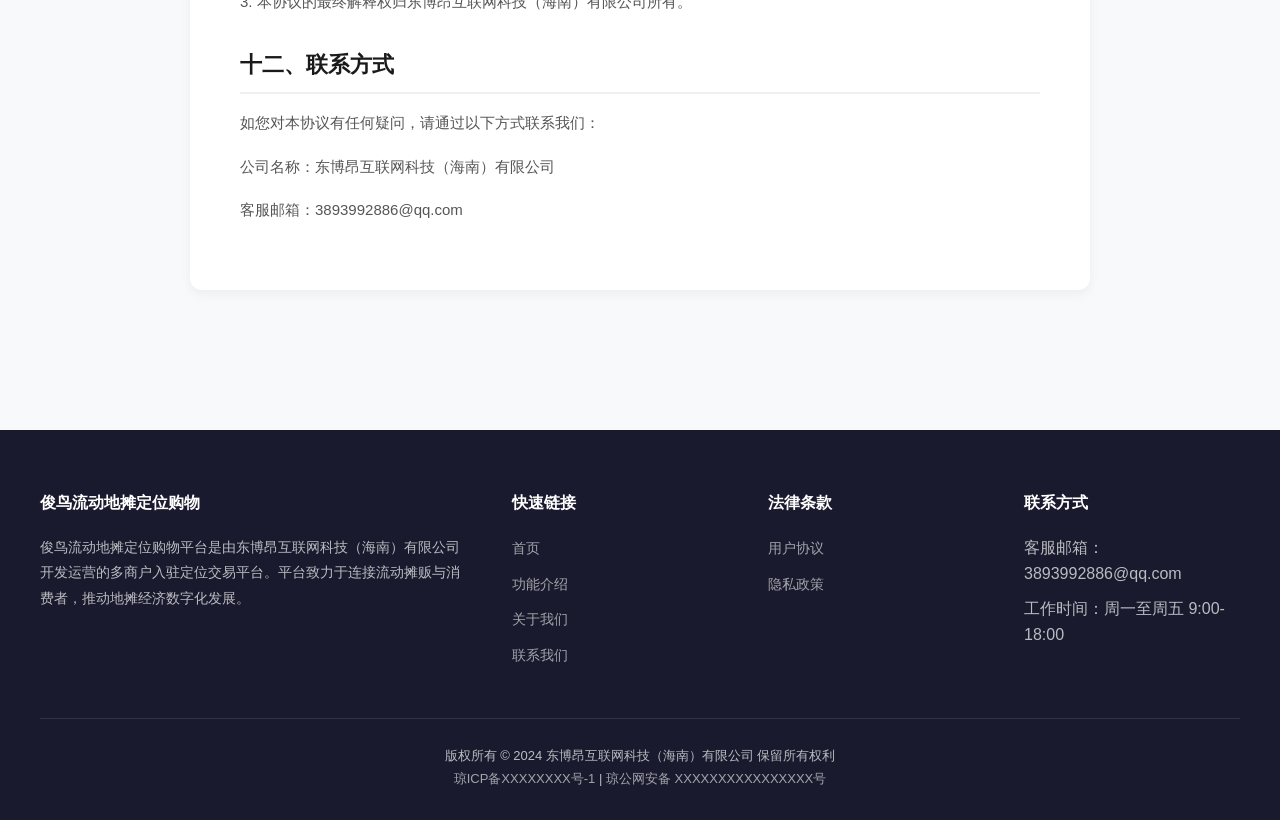
<file: agreement.html>
<!DOCTYPE html>
<html lang="zh-CN">
<head>
    <meta charset="UTF-8">
    <meta name="viewport" content="width=device-width, initial-scale=1.0">
    <meta name="keywords" content="俊鸟流动地摊定位购物,用户协议,服务条款">
    <meta name="description" content="俊鸟流动地摊定位购物平台用户协议 - 使用本平台即表示您同意遵守以下条款">
    <title>用户协议 - 俊鸟流动地摊定位购物</title>
    <link rel="stylesheet" href="css/style.css">
</head>
<body>
    <header class="header">
        <div class="container">
            <div class="logo">
                <img src="images/phoenix.svg" alt="凤凰展翅" class="logo-icon">
                <h1>俊鸟流动地摊定位购物</h1>
            </div>
            <nav>
                <ul>
                    <li><a href="index.html">首页</a></li>
                    <li><a href="features.html">功能介绍</a></li>
                    <li><a href="about.html">关于我们</a></li>
                    <li><a href="contact.html">联系我们</a></li>
                    <li><a href="agreement.html" class="active">用户协议</a></li>
                    <li><a href="privacy.html">隐私政策</a></li>
                </ul>
            </nav>
        </div>
    </header>

    <section class="page-header">
        <div class="container">
            <h2>用户协议</h2>
            <p class="tagline">实时追踪商户位置，让流动摊位不再难找</p>
        </div>
    </section>

    <section class="section">
        <div class="container">
            <div class="content-page">
                <p>更新日期：2024年XX月XX日 | 生效日期：2024年XX月XX日</p>

                <h3>一、总则</h3>
                <p>欢迎使用俊鸟流动地摊定位购物平台（以下简称"本平台"）。本平台由东博昂互联网科技（海南）有限公司（以下简称"本公司"）开发和运营。</p>
                <p>请您在使用本平台服务之前，仔细阅读并充分理解本协议的全部内容。如果您不同意本协议的任何条款，请您停止使用本平台服务。您一旦注册、登录、使用本平台服务，即表示您已阅读、理解并同意接受本协议的约束。</p>

                <h3>二、定义</h3>
                <ul>
                    <li><strong>本平台</strong>：指俊鸟流动地摊定位购物平台，包括但不限于网站、移动应用程序及相关服务。</li>
                    <li><strong>用户</strong>：指注册、登录、使用本平台服务的个人或组织，包括消费者和商户。</li>
                    <li><strong>消费者</strong>：指通过本平台浏览商品、下单购买的用户。</li>
                    <li><strong>商户</strong>：指经本平台审核入驻，通过本平台向消费者销售商品的用户。</li>
                    <li><strong>商品</strong>：指商户通过本平台展示和销售的各类商品。</li>
                </ul>

                <h3>三、账户注册与管理</h3>
                <p>1. 用户在注册账户时，应提供真实、准确、完整的个人信息，并在信息变更时及时更新。</p>
                <p>2. 用户应妥善保管账户密码和相关信息，因用户原因导致的账户安全问题，由用户自行承担责任。</p>
                <p>3. 用户不得将账户转让、赠与或借用给他人使用。</p>
                <p>4. 本公司有权对用户身份进行实名认证，用户应配合提供相关证明材料。</p>
                <p>5. 如发现用户违反本协议或法律法规，本公司有权暂停或终止用户账户。</p>

                <h3>四、商户入驻与管理</h3>
                <p>1. 商户入驻本平台应提供真实、合法的经营资质和身份信息。</p>
                <p>2. 商户应确保所售商品符合国家法律法规和质量标准。</p>
                <p>3. 商户应诚信经营，不得发布虚假信息或进行欺诈行为。</p>
                <p>4. 本平台有权对商户进行资质审核和日常监督检查。</p>
                <p>5. 商户应按照本平台规则进行商品定价、发布和销售。</p>

                <h3>五、交易规则</h3>
                <p>1. 消费者通过本平台下单购买商品，即与商户之间成立买卖合同关系。</p>
                <p>2. 商品价格以商户在平台标注的价格为准，本平台不对价格信息的准确性承担责任。</p>
                <p>3. 交易资金由本平台进行托管，待交易完成后结算给商户。</p>
                <p>4. 消费者和商户应按照约定完成交易，不得恶意违约。</p>
                <p>5. 如发生交易纠纷，本平台将根据实际情况进行协调处理。</p>

                <h3>六、知识产权</h3>
                <p>1. 本平台的商标、标识、界面设计、软件程序等知识产权归本公司所有。</p>
                <p>2. 用户在本平台发布的内容，用户保证拥有合法的知识产权或已获得合法授权。</p>
                <p>3. 未经本公司书面许可，任何人不得擅自使用本平台的知识产权。</p>
                <p>4. 用户不得对本平台进行反向工程、反编译或其他试图获取源代码的行为。</p>

                <h3>七、免责声明</h3>
                <p>1. 本平台仅提供交易信息撮合服务，不对商户和消费者之间的交易行为承担法律责任。</p>
                <p>2. 本平台不对商户发布的商品信息的真实性、准确性承担责任。</p>
                <p>3. 因不可抗力导致的服务中断或数据丢失，本平台不承担责任。</p>
                <p>4. 用户因使用本平台服务产生的税费，由用户自行承担。</p>

                <h3>八、协议变更</h3>
                <p>1. 本公司有权根据业务发展需要修改本协议，并在本平台上公布。</p>
                <p>2. 协议变更后，如用户继续使用本平台服务，即视为接受变更后的协议。</p>
                <p>3. 如用户不同意变更后的协议，应停止使用本平台服务。</p>

                <h3>九、终止与解除</h3>
                <p>1. 用户可随时申请注销账户，终止使用本平台服务。</p>
                <p>2. 本平台有权在以下情况下暂停或终止用户账户：
                    <br>- 用户违反本协议或法律法规；
                    <br>- 用户提供虚假信息；
                    <br>- 用户从事损害本平台或其他用户利益的行为；
                    <br>- 长期不使用本平台服务。
                </p>
                <p>3. 账户终止后，本平台有权删除用户数据，但法律法规另有规定的除外。</p>

                <h3>十、争议解决</h3>
                <p>1. 本协议的签订、履行、解释及争议解决均适用中华人民共和国法律。</p>
                <p>2. 如双方发生争议，应首先友好协商解决；协商不成的，任何一方有权向本公司所在地人民法院提起诉讼。</p>

                <h3>十一、其他条款</h3>
                <p>1. 本协议中的任何条款如因任何原因被认定为无效，不影响其他条款的效力。</p>
                <p>2. 本平台未行使或延迟行使本协议项下的任何权利，不构成对该权利的放弃。</p>
                <p>3. 本协议的最终解释权归东博昂互联网科技（海南）有限公司所有。</p>

                <h3>十二、联系方式</h3>
                <p>如您对本协议有任何疑问，请通过以下方式联系我们：</p>
                <p>公司名称：东博昂互联网科技（海南）有限公司</p>
                <p>客服邮箱：3893992886@qq.com</p>
            </div>
        </div>
    </section>

    <footer class="footer">
        <div class="footer-grid">
            <div class="footer-about">
                <h4>俊鸟流动地摊定位购物</h4>
                <p>俊鸟流动地摊定位购物平台是由东博昂互联网科技（海南）有限公司开发运营的多商户入驻定位交易平台。平台致力于连接流动摊贩与消费者，推动地摊经济数字化发展。</p>
            </div>
            <div>
                <h4>快速链接</h4>
                <ul>
                    <li><a href="index.html">首页</a></li>
                    <li><a href="features.html">功能介绍</a></li>
                    <li><a href="about.html">关于我们</a></li>
                    <li><a href="contact.html">联系我们</a></li>
                </ul>
            </div>
            <div>
                <h4>法律条款</h4>
                <ul>
                    <li><a href="agreement.html">用户协议</a></li>
                    <li><a href="privacy.html">隐私政策</a></li>
                </ul>
            </div>
            <div>
                <h4>联系方式</h4>
                <ul>
                    <li>客服邮箱：3893992886@qq.com</li>
                    <li>工作时间：周一至周五 9:00-18:00</li>
                </ul>
            </div>
        </div>
        <div class="footer-bottom">
            <p>版权所有 &copy; 2024 东博昂互联网科技（海南）有限公司 保留所有权利</p>
            <p><a href="https://beian.miit.gov.cn/" target="_blank" rel="nofollow noopener">琼ICP备XXXXXXXX号-1</a> | <a href="#">琼公网安备 XXXXXXXXXXXXXXXX号</a></p>
        </div>
    </footer>
</body>
</html>
</file>
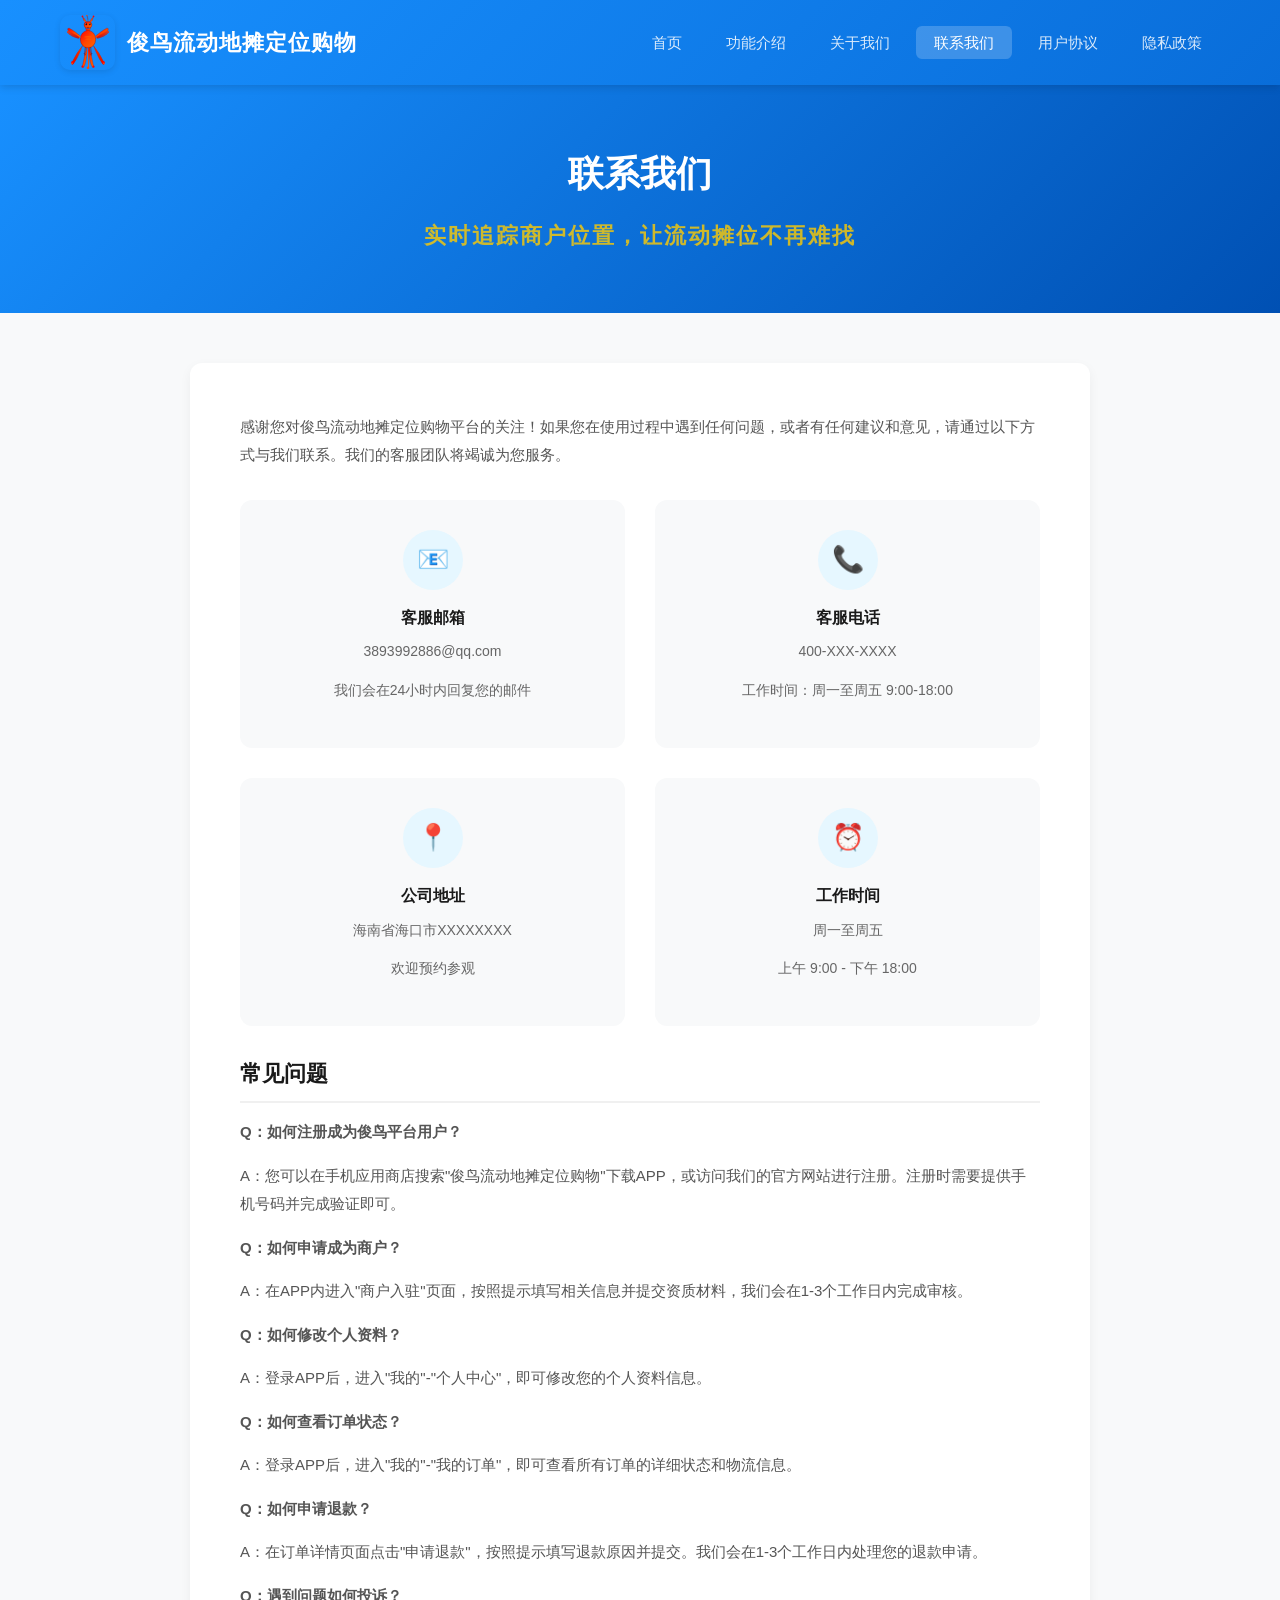
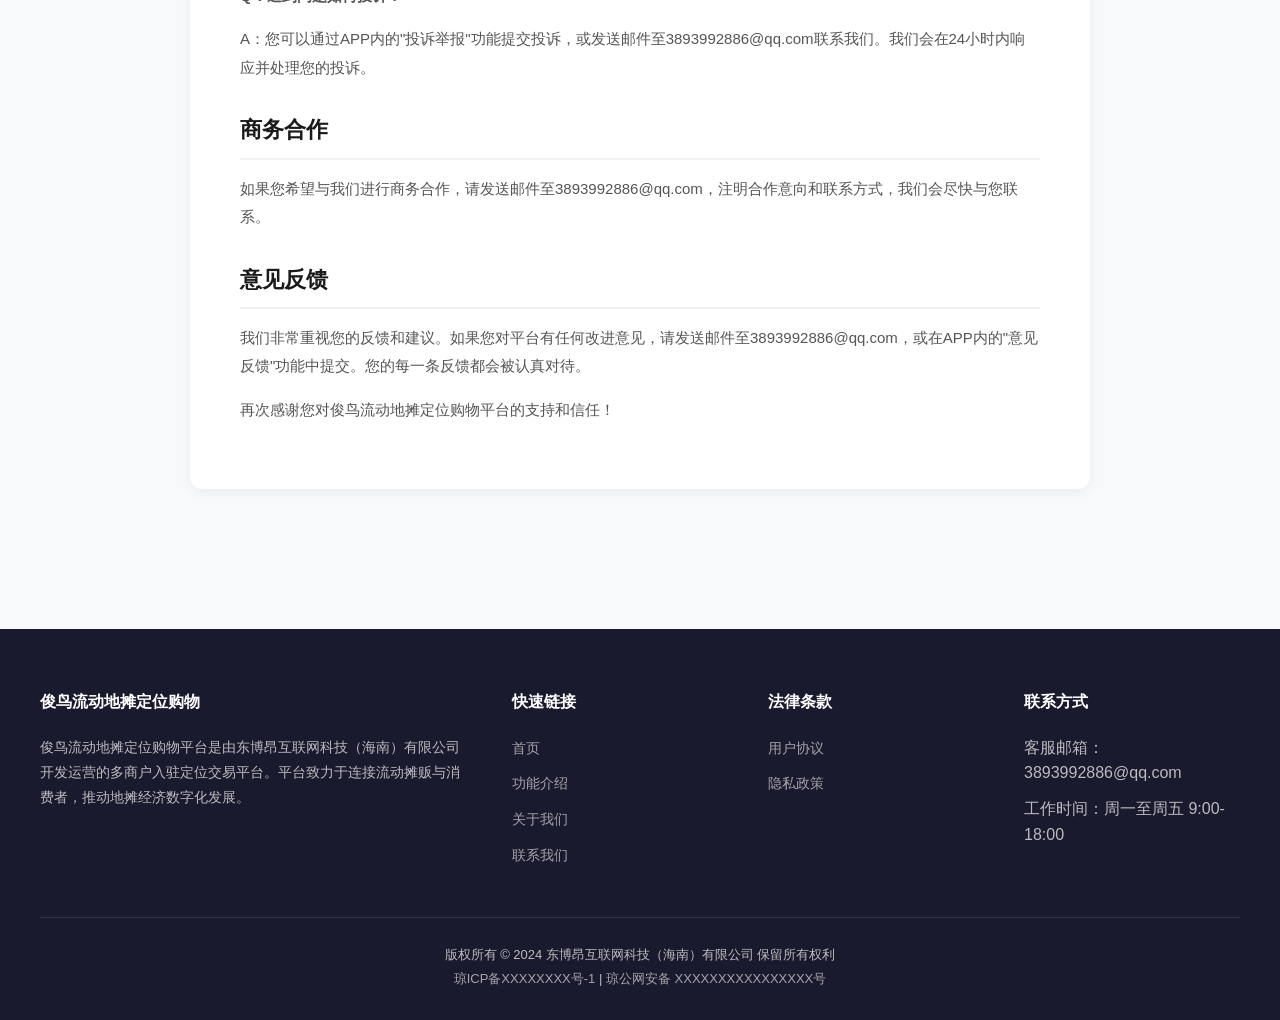
<file: contact.html>
<!DOCTYPE html>
<html lang="zh-CN">
<head>
    <meta charset="UTF-8">
    <meta name="viewport" content="width=device-width, initial-scale=1.0">
    <meta name="keywords" content="俊鸟流动地摊定位购物,联系我们,客服">
    <meta name="description" content="俊鸟流动地摊定位购物平台联系我们 - 客服电话、邮箱、工作时间等联系方式">
    <title>联系我们 - 俊鸟流动地摊定位购物</title>
    <link rel="stylesheet" href="css/style.css">
</head>
<body>
    <header class="header">
        <div class="container">
            <div class="logo">
                <img src="images/phoenix.svg" alt="凤凰展翅" class="logo-icon">
                <h1>俊鸟流动地摊定位购物</h1>
            </div>
            <nav>
                <ul>
                    <li><a href="index.html">首页</a></li>
                    <li><a href="features.html">功能介绍</a></li>
                    <li><a href="about.html">关于我们</a></li>
                    <li><a href="contact.html" class="active">联系我们</a></li>
                    <li><a href="agreement.html">用户协议</a></li>
                    <li><a href="privacy.html">隐私政策</a></li>
                </ul>
            </nav>
        </div>
    </header>

    <section class="page-header">
        <div class="container">
            <h2>联系我们</h2>
            <p class="tagline">实时追踪商户位置，让流动摊位不再难找</p>
        </div>
    </section>

    <section class="section">
        <div class="container">
            <div class="content-page">
                <p>感谢您对俊鸟流动地摊定位购物平台的关注！如果您在使用过程中遇到任何问题，或者有任何建议和意见，请通过以下方式与我们联系。我们的客服团队将竭诚为您服务。</p>

                <div class="contact-grid">
                    <div class="contact-item">
                        <div class="icon">📧</div>
                        <h4>客服邮箱</h4>
                        <p>3893992886@qq.com</p>
                        <p>我们会在24小时内回复您的邮件</p>
                    </div>
                    <div class="contact-item">
                        <div class="icon">📞</div>
                        <h4>客服电话</h4>
                        <p>400-XXX-XXXX</p>
                        <p>工作时间：周一至周五 9:00-18:00</p>
                    </div>
                    <div class="contact-item">
                        <div class="icon">📍</div>
                        <h4>公司地址</h4>
                        <p>海南省海口市XXXXXXXX</p>
                        <p>欢迎预约参观</p>
                    </div>
                    <div class="contact-item">
                        <div class="icon">⏰</div>
                        <h4>工作时间</h4>
                        <p>周一至周五</p>
                        <p>上午 9:00 - 下午 18:00</p>
                    </div>
                </div>

                <h3>常见问题</h3>

                <p><strong>Q：如何注册成为俊鸟平台用户？</strong></p>
                <p>A：您可以在手机应用商店搜索"俊鸟流动地摊定位购物"下载APP，或访问我们的官方网站进行注册。注册时需要提供手机号码并完成验证即可。</p>

                <p><strong>Q：如何申请成为商户？</strong></p>
                <p>A：在APP内进入"商户入驻"页面，按照提示填写相关信息并提交资质材料，我们会在1-3个工作日内完成审核。</p>

                <p><strong>Q：如何修改个人资料？</strong></p>
                <p>A：登录APP后，进入"我的"-"个人中心"，即可修改您的个人资料信息。</p>

                <p><strong>Q：如何查看订单状态？</strong></p>
                <p>A：登录APP后，进入"我的"-"我的订单"，即可查看所有订单的详细状态和物流信息。</p>

                <p><strong>Q：如何申请退款？</strong></p>
                <p>A：在订单详情页面点击"申请退款"，按照提示填写退款原因并提交。我们会在1-3个工作日内处理您的退款申请。</p>

                <p><strong>Q：遇到问题如何投诉？</strong></p>
                <p>A：您可以通过APP内的"投诉举报"功能提交投诉，或发送邮件至3893992886@qq.com联系我们。我们会在24小时内响应并处理您的投诉。</p>

                <h3>商务合作</h3>
                <p>如果您希望与我们进行商务合作，请发送邮件至3893992886@qq.com，注明合作意向和联系方式，我们会尽快与您联系。</p>

                <h3>意见反馈</h3>
                <p>我们非常重视您的反馈和建议。如果您对平台有任何改进意见，请发送邮件至3893992886@qq.com，或在APP内的"意见反馈"功能中提交。您的每一条反馈都会被认真对待。</p>

                <p>再次感谢您对俊鸟流动地摊定位购物平台的支持和信任！</p>
            </div>
        </div>
    </section>

    <footer class="footer">
        <div class="footer-grid">
            <div class="footer-about">
                <h4>俊鸟流动地摊定位购物</h4>
                <p>俊鸟流动地摊定位购物平台是由东博昂互联网科技（海南）有限公司开发运营的多商户入驻定位交易平台。平台致力于连接流动摊贩与消费者，推动地摊经济数字化发展。</p>
            </div>
            <div>
                <h4>快速链接</h4>
                <ul>
                    <li><a href="index.html">首页</a></li>
                    <li><a href="features.html">功能介绍</a></li>
                    <li><a href="about.html">关于我们</a></li>
                    <li><a href="contact.html">联系我们</a></li>
                </ul>
            </div>
            <div>
                <h4>法律条款</h4>
                <ul>
                    <li><a href="agreement.html">用户协议</a></li>
                    <li><a href="privacy.html">隐私政策</a></li>
                </ul>
            </div>
            <div>
                <h4>联系方式</h4>
                <ul>
                    <li>客服邮箱：3893992886@qq.com</li>
                    <li>工作时间：周一至周五 9:00-18:00</li>
                </ul>
            </div>
        </div>
        <div class="footer-bottom">
            <p>版权所有 &copy; 2024 东博昂互联网科技（海南）有限公司 保留所有权利</p>
            <p><a href="https://beian.miit.gov.cn/" target="_blank" rel="nofollow noopener">琼ICP备XXXXXXXX号-1</a> | <a href="#">琼公网安备 XXXXXXXXXXXXXXXX号</a></p>
        </div>
    </footer>
</body>
</html>
</file>
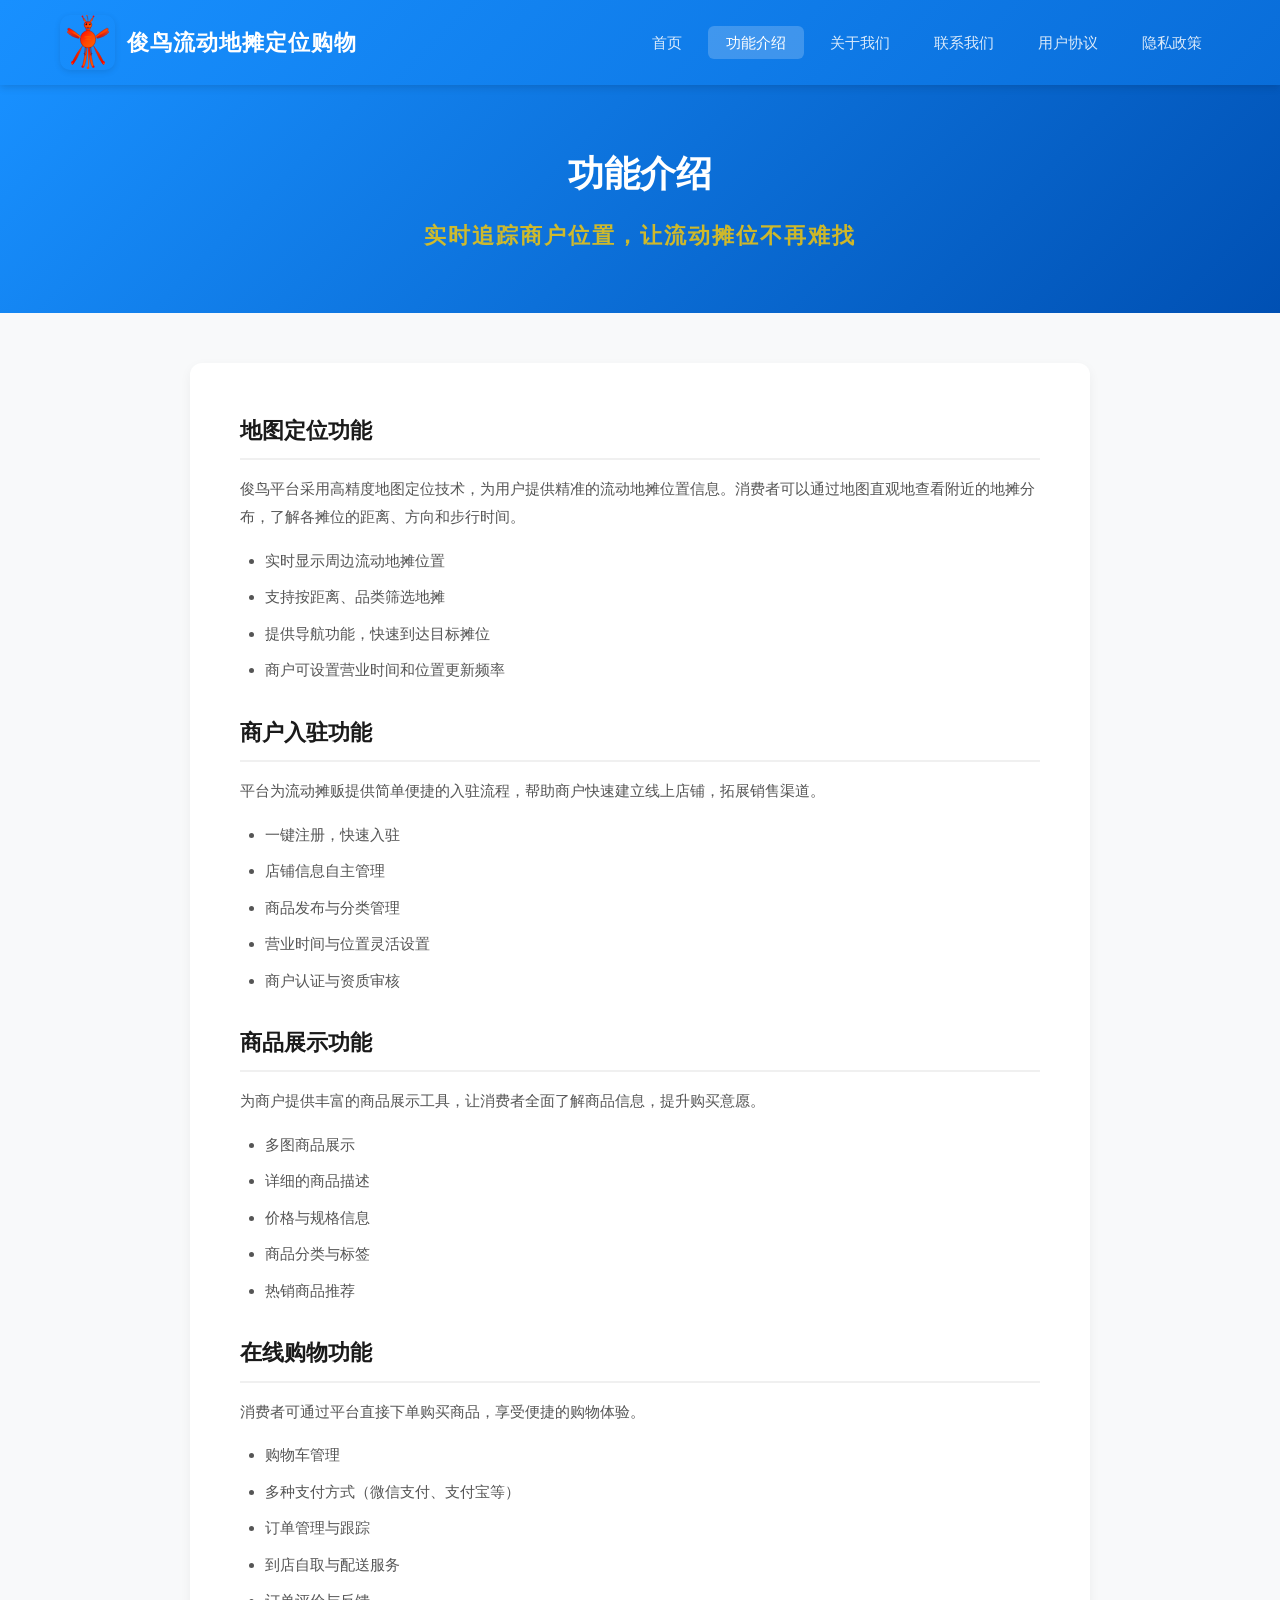
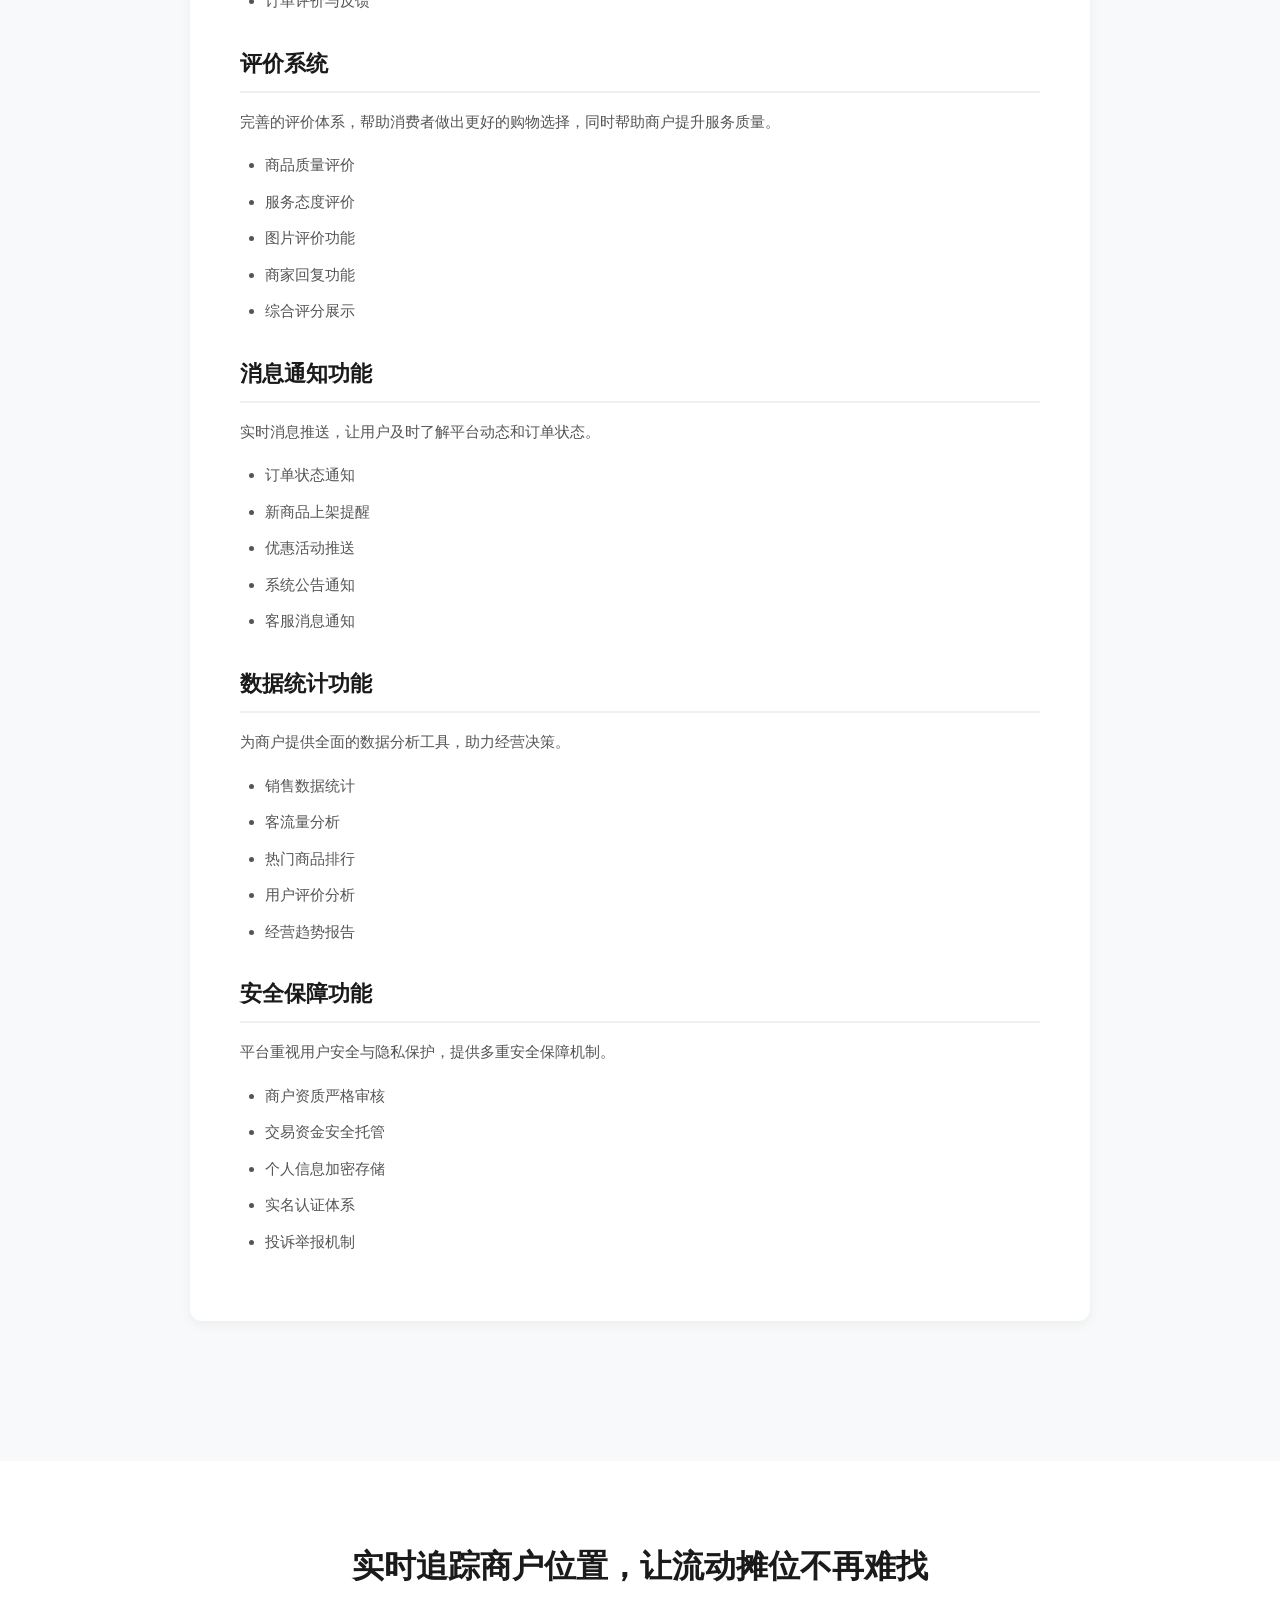
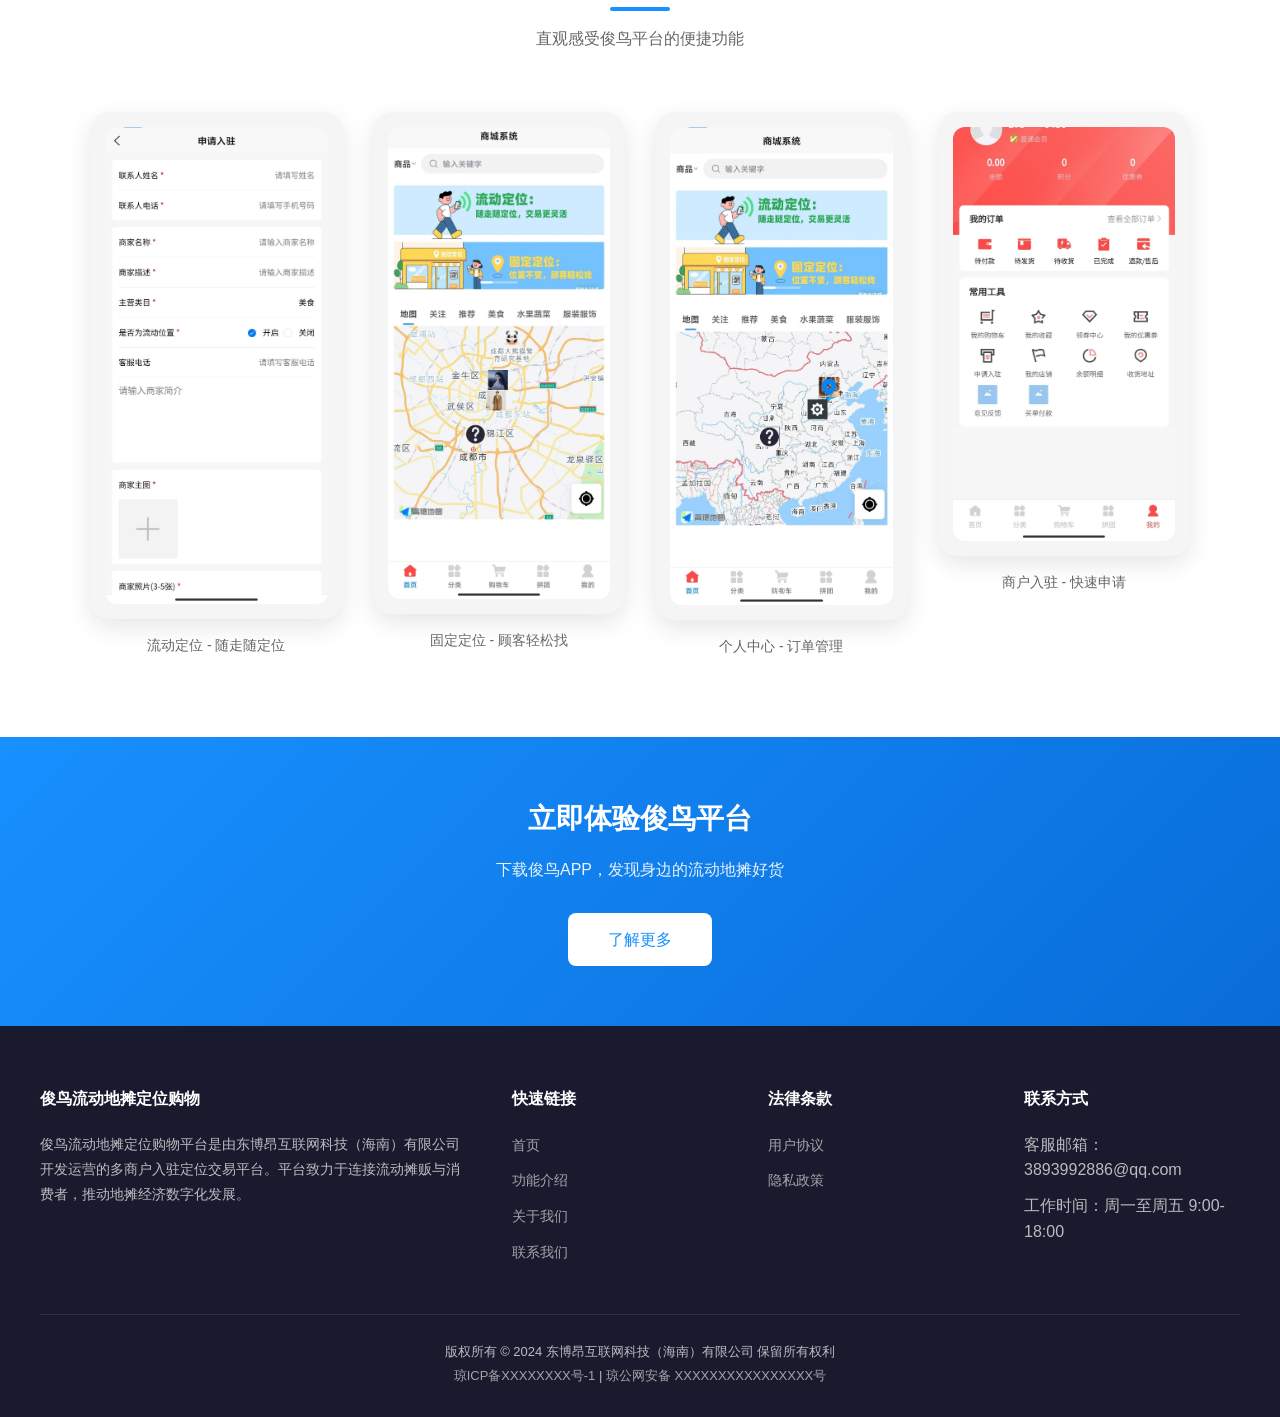
<file: features.html>
<!DOCTYPE html>
<html lang="zh-CN">
<head>
    <meta charset="UTF-8">
    <meta name="viewport" content="width=device-width, initial-scale=1.0">
    <meta name="keywords" content="俊鸟流动地摊定位购物,功能介绍,平台功能">
    <meta name="description" content="俊鸟流动地摊定位购物平台功能介绍 - 实时定位、商户入驻、在线购物、评价系统等核心功能">
    <title>功能介绍 - 俊鸟流动地摊定位购物</title>
    <link rel="stylesheet" href="css/style.css">
</head>
<body>
    <header class="header">
        <div class="container">
            <div class="logo">
                <img src="images/phoenix.svg" alt="凤凰展翅" class="logo-icon">
                <h1>俊鸟流动地摊定位购物</h1>
            </div>
            <nav>
                <ul>
                    <li><a href="index.html">首页</a></li>
                    <li><a href="features.html" class="active">功能介绍</a></li>
                    <li><a href="about.html">关于我们</a></li>
                    <li><a href="contact.html">联系我们</a></li>
                    <li><a href="agreement.html">用户协议</a></li>
                    <li><a href="privacy.html">隐私政策</a></li>
                </ul>
            </nav>
        </div>
    </header>

    <section class="page-header">
        <div class="container">
            <h2>功能介绍</h2>
            <p class="tagline">实时追踪商户位置，让流动摊位不再难找</p>
        </div>
    </section>

    <section class="section">
        <div class="container">
            <div class="content-page">
                <h3>地图定位功能</h3>
                <p>俊鸟平台采用高精度地图定位技术，为用户提供精准的流动地摊位置信息。消费者可以通过地图直观地查看附近的地摊分布，了解各摊位的距离、方向和步行时间。</p>
                <ul>
                    <li>实时显示周边流动地摊位置</li>
                    <li>支持按距离、品类筛选地摊</li>
                    <li>提供导航功能，快速到达目标摊位</li>
                    <li>商户可设置营业时间和位置更新频率</li>
                </ul>

                <h3>商户入驻功能</h3>
                <p>平台为流动摊贩提供简单便捷的入驻流程，帮助商户快速建立线上店铺，拓展销售渠道。</p>
                <ul>
                    <li>一键注册，快速入驻</li>
                    <li>店铺信息自主管理</li>
                    <li>商品发布与分类管理</li>
                    <li>营业时间与位置灵活设置</li>
                    <li>商户认证与资质审核</li>
                </ul>

                <h3>商品展示功能</h3>
                <p>为商户提供丰富的商品展示工具，让消费者全面了解商品信息，提升购买意愿。</p>
                <ul>
                    <li>多图商品展示</li>
                    <li>详细的商品描述</li>
                    <li>价格与规格信息</li>
                    <li>商品分类与标签</li>
                    <li>热销商品推荐</li>
                </ul>

                <h3>在线购物功能</h3>
                <p>消费者可通过平台直接下单购买商品，享受便捷的购物体验。</p>
                <ul>
                    <li>购物车管理</li>
                    <li>多种支付方式（微信支付、支付宝等）</li>
                    <li>订单管理与跟踪</li>
                    <li>到店自取与配送服务</li>
                    <li>订单评价与反馈</li>
                </ul>

                <h3>评价系统</h3>
                <p>完善的评价体系，帮助消费者做出更好的购物选择，同时帮助商户提升服务质量。</p>
                <ul>
                    <li>商品质量评价</li>
                    <li>服务态度评价</li>
                    <li>图片评价功能</li>
                    <li>商家回复功能</li>
                    <li>综合评分展示</li>
                </ul>

                <h3>消息通知功能</h3>
                <p>实时消息推送，让用户及时了解平台动态和订单状态。</p>
                <ul>
                    <li>订单状态通知</li>
                    <li>新商品上架提醒</li>
                    <li>优惠活动推送</li>
                    <li>系统公告通知</li>
                    <li>客服消息通知</li>
                </ul>

                <h3>数据统计功能</h3>
                <p>为商户提供全面的数据分析工具，助力经营决策。</p>
                <ul>
                    <li>销售数据统计</li>
                    <li>客流量分析</li>
                    <li>热门商品排行</li>
                    <li>用户评价分析</li>
                    <li>经营趋势报告</li>
                </ul>

                <h3>安全保障功能</h3>
                <p>平台重视用户安全与隐私保护，提供多重安全保障机制。</p>
                <ul>
                    <li>商户资质严格审核</li>
                    <li>交易资金安全托管</li>
                    <li>个人信息加密存储</li>
                    <li>实名认证体系</li>
                    <li>投诉举报机制</li>
                </ul>
            </div>
        </div>
    </section>

    <section class="section app-showcase">
        <div class="container">
            <div class="section-title">
            <h2>实时追踪商户位置，让流动摊位不再难找</h2>
            <div class="divider"></div>
            <p>直观感受俊鸟平台的便捷功能</p>
            </div>
            <div class="app-screenshots">
                <div class="screenshot-item">
                    <div class="screenshot-phone">
                        <img src="images/app-home-1.jpg" alt="首页-地图定位">
                    </div>
                    <p class="screenshot-desc">流动定位 - 随走随定位</p>
                </div>
                <div class="screenshot-item">
                    <div class="screenshot-phone">
                        <img src="images/app-home-2.jpg" alt="首页-推荐商品">
                    </div>
                    <p class="screenshot-desc">固定定位 - 顾客轻松找</p>
                </div>
                <div class="screenshot-item">
                    <div class="screenshot-phone">
                        <img src="images/app-user.jpg" alt="个人中心">
                    </div>
                    <p class="screenshot-desc">个人中心 - 订单管理</p>
                </div>
                <div class="screenshot-item">
                    <div class="screenshot-phone">
                        <img src="images/app-merchant.jpg" alt="商户入驻">
                    </div>
                    <p class="screenshot-desc">商户入驻 - 快速申请</p>
                </div>
            </div>
        </div>
    </section>

    <section class="cta-section">
        <div class="container">
            <h2>立即体验俊鸟平台</h2>
            <p>下载俊鸟APP，发现身边的流动地摊好货</p>
            <a href="contact.html" class="btn btn-primary">了解更多</a>
        </div>
    </section>

    <footer class="footer">
        <div class="footer-grid">
            <div class="footer-about">
                <h4>俊鸟流动地摊定位购物</h4>
                <p>俊鸟流动地摊定位购物平台是由东博昂互联网科技（海南）有限公司开发运营的多商户入驻定位交易平台。平台致力于连接流动摊贩与消费者，推动地摊经济数字化发展。</p>
            </div>
            <div>
                <h4>快速链接</h4>
                <ul>
                    <li><a href="index.html">首页</a></li>
                    <li><a href="features.html">功能介绍</a></li>
                    <li><a href="about.html">关于我们</a></li>
                    <li><a href="contact.html">联系我们</a></li>
                </ul>
            </div>
            <div>
                <h4>法律条款</h4>
                <ul>
                    <li><a href="agreement.html">用户协议</a></li>
                    <li><a href="privacy.html">隐私政策</a></li>
                </ul>
            </div>
            <div>
                <h4>联系方式</h4>
                <ul>
                    <li>客服邮箱：3893992886@qq.com</li>
                    <li>工作时间：周一至周五 9:00-18:00</li>
                </ul>
            </div>
        </div>
        <div class="footer-bottom">
            <p>版权所有 &copy; 2024 东博昂互联网科技（海南）有限公司 保留所有权利</p>
            <p><a href="https://beian.miit.gov.cn/" target="_blank" rel="nofollow noopener">琼ICP备XXXXXXXX号-1</a> | <a href="#">琼公网安备 XXXXXXXXXXXXXXXX号</a></p>
        </div>
    </footer>
</body>
</html>
</file>
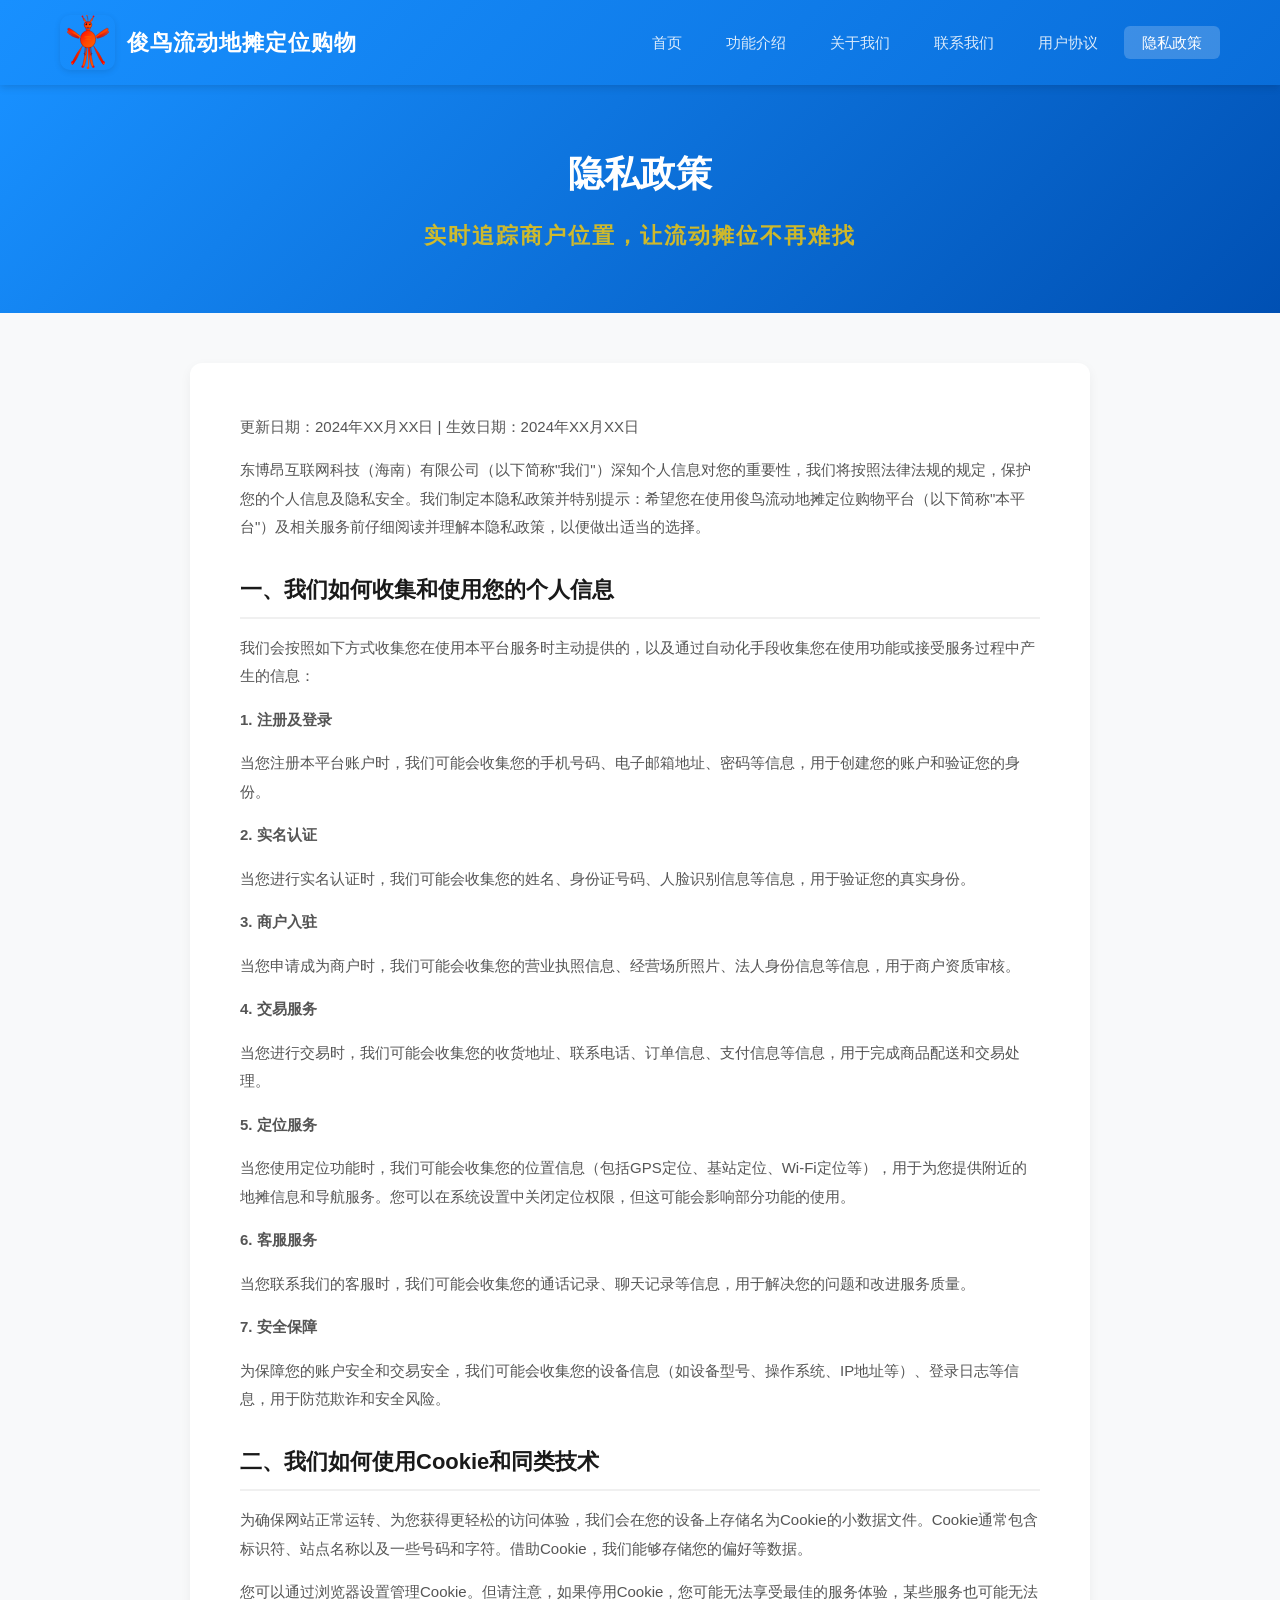
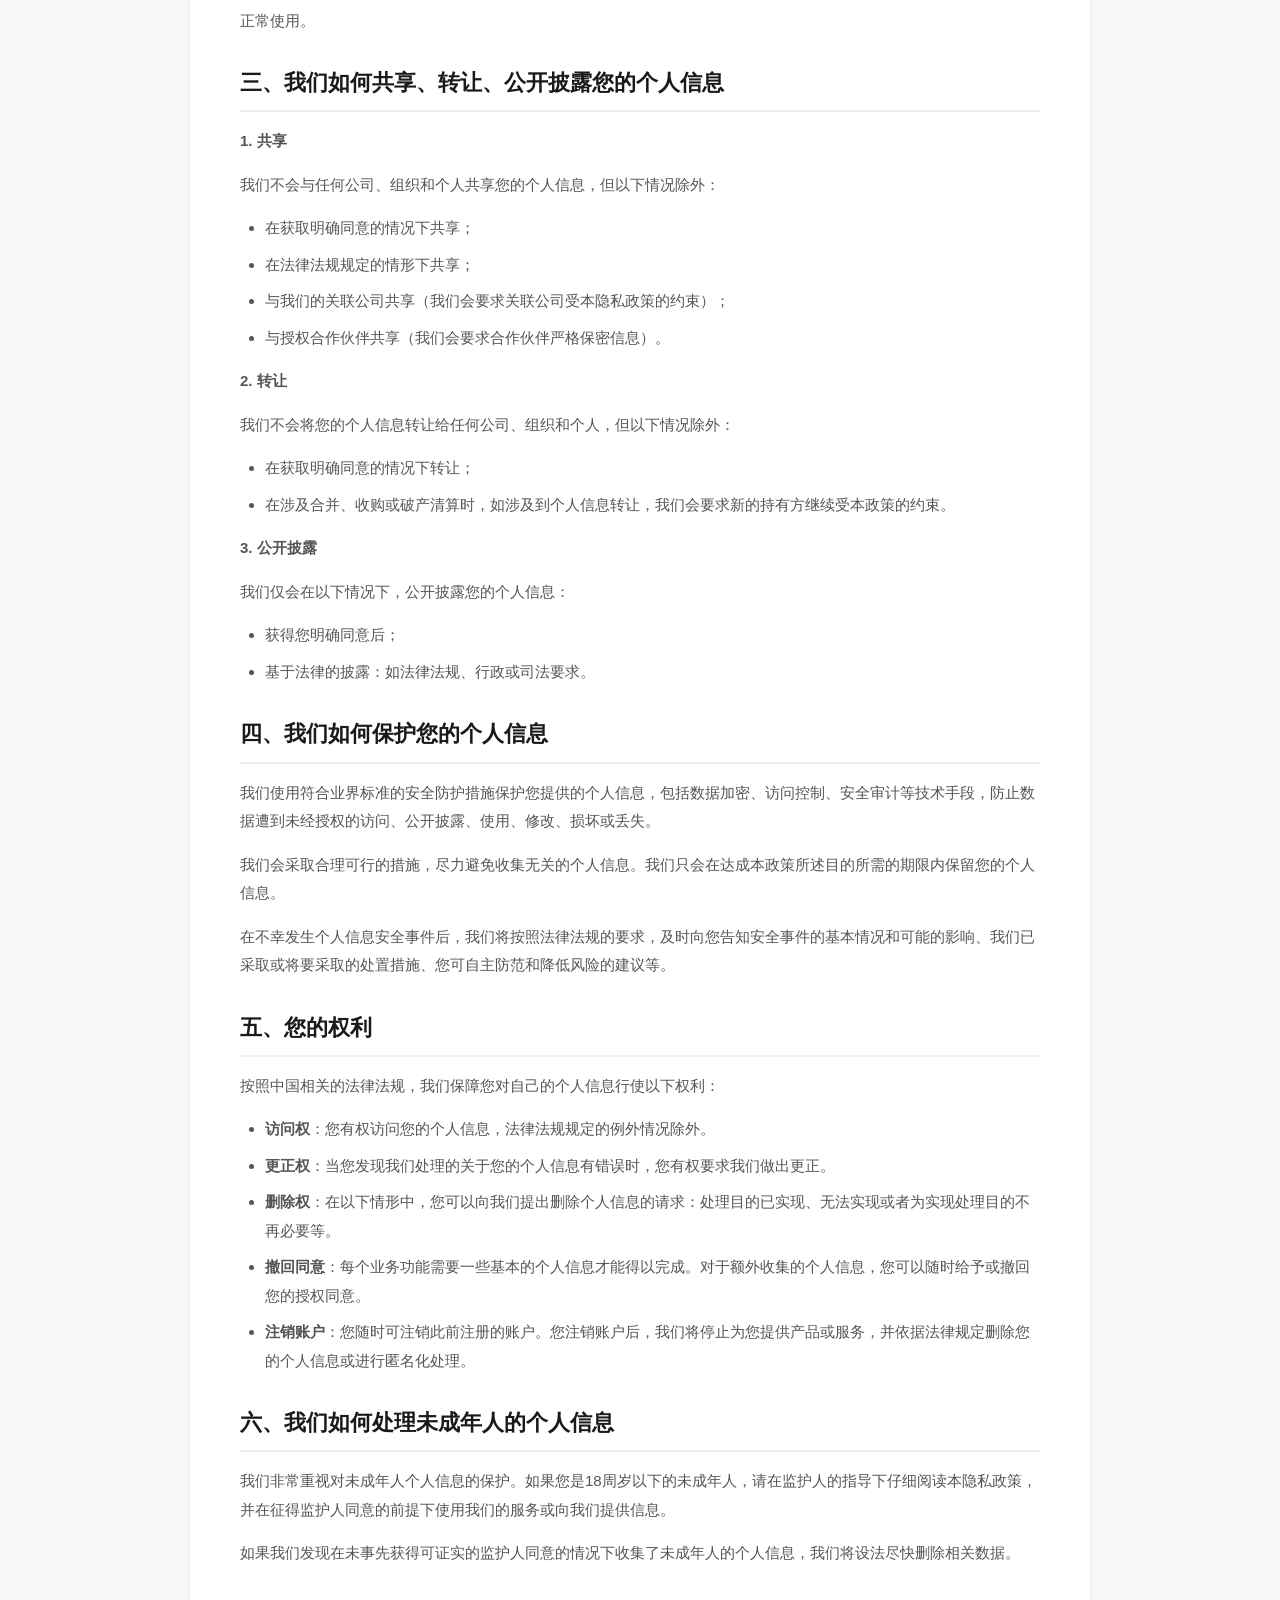
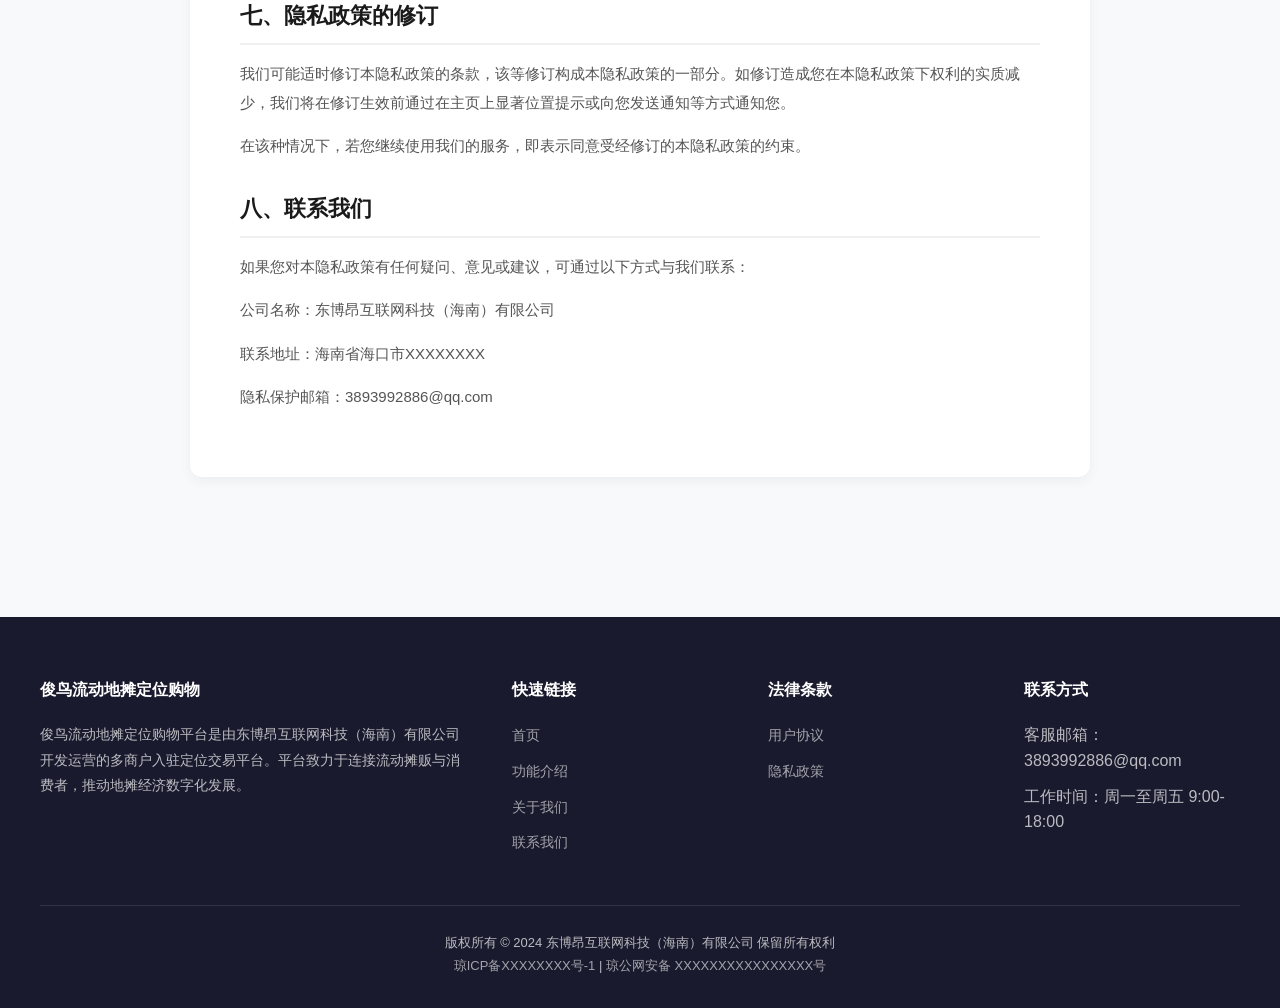
<file: privacy.html>
<!DOCTYPE html>
<html lang="zh-CN">
<head>
    <meta charset="UTF-8">
    <meta name="viewport" content="width=device-width, initial-scale=1.0">
    <meta name="keywords" content="俊鸟流动地摊定位购物,隐私政策,隐私保护">
    <meta name="description" content="俊鸟流动地摊定位购物平台隐私政策 - 我们重视您的隐私保护">
    <title>隐私政策 - 俊鸟流动地摊定位购物</title>
    <link rel="stylesheet" href="css/style.css">
</head>
<body>
    <header class="header">
        <div class="container">
            <div class="logo">
                <img src="images/phoenix.svg" alt="凤凰展翅" class="logo-icon">
                <h1>俊鸟流动地摊定位购物</h1>
            </div>
            <nav>
                <ul>
                    <li><a href="index.html">首页</a></li>
                    <li><a href="features.html">功能介绍</a></li>
                    <li><a href="about.html">关于我们</a></li>
                    <li><a href="contact.html">联系我们</a></li>
                    <li><a href="agreement.html">用户协议</a></li>
                    <li><a href="privacy.html" class="active">隐私政策</a></li>
                </ul>
            </nav>
        </div>
    </header>

    <section class="page-header">
        <div class="container">
            <h2>隐私政策</h2>
            <p class="tagline">实时追踪商户位置，让流动摊位不再难找</p>
        </div>
    </section>

    <section class="section">
        <div class="container">
            <div class="content-page">
                <p>更新日期：2024年XX月XX日 | 生效日期：2024年XX月XX日</p>

                <p>东博昂互联网科技（海南）有限公司（以下简称"我们"）深知个人信息对您的重要性，我们将按照法律法规的规定，保护您的个人信息及隐私安全。我们制定本隐私政策并特别提示：希望您在使用俊鸟流动地摊定位购物平台（以下简称"本平台"）及相关服务前仔细阅读并理解本隐私政策，以便做出适当的选择。</p>

                <h3>一、我们如何收集和使用您的个人信息</h3>
                <p>我们会按照如下方式收集您在使用本平台服务时主动提供的，以及通过自动化手段收集您在使用功能或接受服务过程中产生的信息：</p>

                <p><strong>1. 注册及登录</strong></p>
                <p>当您注册本平台账户时，我们可能会收集您的手机号码、电子邮箱地址、密码等信息，用于创建您的账户和验证您的身份。</p>

                <p><strong>2. 实名认证</strong></p>
                <p>当您进行实名认证时，我们可能会收集您的姓名、身份证号码、人脸识别信息等信息，用于验证您的真实身份。</p>

                <p><strong>3. 商户入驻</strong></p>
                <p>当您申请成为商户时，我们可能会收集您的营业执照信息、经营场所照片、法人身份信息等信息，用于商户资质审核。</p>

                <p><strong>4. 交易服务</strong></p>
                <p>当您进行交易时，我们可能会收集您的收货地址、联系电话、订单信息、支付信息等信息，用于完成商品配送和交易处理。</p>

                <p><strong>5. 定位服务</strong></p>
                <p>当您使用定位功能时，我们可能会收集您的位置信息（包括GPS定位、基站定位、Wi-Fi定位等），用于为您提供附近的地摊信息和导航服务。您可以在系统设置中关闭定位权限，但这可能会影响部分功能的使用。</p>

                <p><strong>6. 客服服务</strong></p>
                <p>当您联系我们的客服时，我们可能会收集您的通话记录、聊天记录等信息，用于解决您的问题和改进服务质量。</p>

                <p><strong>7. 安全保障</strong></p>
                <p>为保障您的账户安全和交易安全，我们可能会收集您的设备信息（如设备型号、操作系统、IP地址等）、登录日志等信息，用于防范欺诈和安全风险。</p>

                <h3>二、我们如何使用Cookie和同类技术</h3>
                <p>为确保网站正常运转、为您获得更轻松的访问体验，我们会在您的设备上存储名为Cookie的小数据文件。Cookie通常包含标识符、站点名称以及一些号码和字符。借助Cookie，我们能够存储您的偏好等数据。</p>
                <p>您可以通过浏览器设置管理Cookie。但请注意，如果停用Cookie，您可能无法享受最佳的服务体验，某些服务也可能无法正常使用。</p>

                <h3>三、我们如何共享、转让、公开披露您的个人信息</h3>

                <p><strong>1. 共享</strong></p>
                <p>我们不会与任何公司、组织和个人共享您的个人信息，但以下情况除外：</p>
                <ul>
                    <li>在获取明确同意的情况下共享；</li>
                    <li>在法律法规规定的情形下共享；</li>
                    <li>与我们的关联公司共享（我们会要求关联公司受本隐私政策的约束）；</li>
                    <li>与授权合作伙伴共享（我们会要求合作伙伴严格保密信息）。</li>
                </ul>

                <p><strong>2. 转让</strong></p>
                <p>我们不会将您的个人信息转让给任何公司、组织和个人，但以下情况除外：</p>
                <ul>
                    <li>在获取明确同意的情况下转让；</li>
                    <li>在涉及合并、收购或破产清算时，如涉及到个人信息转让，我们会要求新的持有方继续受本政策的约束。</li>
                </ul>

                <p><strong>3. 公开披露</strong></p>
                <p>我们仅会在以下情况下，公开披露您的个人信息：</p>
                <ul>
                    <li>获得您明确同意后；</li>
                    <li>基于法律的披露：如法律法规、行政或司法要求。</li>
                </ul>

                <h3>四、我们如何保护您的个人信息</h3>
                <p>我们使用符合业界标准的安全防护措施保护您提供的个人信息，包括数据加密、访问控制、安全审计等技术手段，防止数据遭到未经授权的访问、公开披露、使用、修改、损坏或丢失。</p>
                <p>我们会采取合理可行的措施，尽力避免收集无关的个人信息。我们只会在达成本政策所述目的所需的期限内保留您的个人信息。</p>
                <p>在不幸发生个人信息安全事件后，我们将按照法律法规的要求，及时向您告知安全事件的基本情况和可能的影响、我们已采取或将要采取的处置措施、您可自主防范和降低风险的建议等。</p>

                <h3>五、您的权利</h3>
                <p>按照中国相关的法律法规，我们保障您对自己的个人信息行使以下权利：</p>
                <ul>
                    <li><strong>访问权</strong>：您有权访问您的个人信息，法律法规规定的例外情况除外。</li>
                    <li><strong>更正权</strong>：当您发现我们处理的关于您的个人信息有错误时，您有权要求我们做出更正。</li>
                    <li><strong>删除权</strong>：在以下情形中，您可以向我们提出删除个人信息的请求：处理目的已实现、无法实现或者为实现处理目的不再必要等。</li>
                    <li><strong>撤回同意</strong>：每个业务功能需要一些基本的个人信息才能得以完成。对于额外收集的个人信息，您可以随时给予或撤回您的授权同意。</li>
                    <li><strong>注销账户</strong>：您随时可注销此前注册的账户。您注销账户后，我们将停止为您提供产品或服务，并依据法律规定删除您的个人信息或进行匿名化处理。</li>
                </ul>

                <h3>六、我们如何处理未成年人的个人信息</h3>
                <p>我们非常重视对未成年人个人信息的保护。如果您是18周岁以下的未成年人，请在监护人的指导下仔细阅读本隐私政策，并在征得监护人同意的前提下使用我们的服务或向我们提供信息。</p>
                <p>如果我们发现在未事先获得可证实的监护人同意的情况下收集了未成年人的个人信息，我们将设法尽快删除相关数据。</p>

                <h3>七、隐私政策的修订</h3>
                <p>我们可能适时修订本隐私政策的条款，该等修订构成本隐私政策的一部分。如修订造成您在本隐私政策下权利的实质减少，我们将在修订生效前通过在主页上显著位置提示或向您发送通知等方式通知您。</p>
                <p>在该种情况下，若您继续使用我们的服务，即表示同意受经修订的本隐私政策的约束。</p>

                <h3>八、联系我们</h3>
                <p>如果您对本隐私政策有任何疑问、意见或建议，可通过以下方式与我们联系：</p>
                <p>公司名称：东博昂互联网科技（海南）有限公司</p>
                <p>联系地址：海南省海口市XXXXXXXX</p>
                <p>隐私保护邮箱：3893992886@qq.com</p>
            </div>
        </div>
    </section>

    <footer class="footer">
        <div class="footer-grid">
            <div class="footer-about">
                <h4>俊鸟流动地摊定位购物</h4>
                <p>俊鸟流动地摊定位购物平台是由东博昂互联网科技（海南）有限公司开发运营的多商户入驻定位交易平台。平台致力于连接流动摊贩与消费者，推动地摊经济数字化发展。</p>
            </div>
            <div>
                <h4>快速链接</h4>
                <ul>
                    <li><a href="index.html">首页</a></li>
                    <li><a href="features.html">功能介绍</a></li>
                    <li><a href="about.html">关于我们</a></li>
                    <li><a href="contact.html">联系我们</a></li>
                </ul>
            </div>
            <div>
                <h4>法律条款</h4>
                <ul>
                    <li><a href="agreement.html">用户协议</a></li>
                    <li><a href="privacy.html">隐私政策</a></li>
                </ul>
            </div>
            <div>
                <h4>联系方式</h4>
                <ul>
                    <li>客服邮箱：3893992886@qq.com</li>
                    <li>工作时间：周一至周五 9:00-18:00</li>
                </ul>
            </div>
        </div>
        <div class="footer-bottom">
            <p>版权所有 &copy; 2024 东博昂互联网科技（海南）有限公司 保留所有权利</p>
            <p><a href="https://beian.miit.gov.cn/" target="_blank" rel="nofollow noopener">琼ICP备XXXXXXXX号-1</a> | <a href="#">琼公网安备 XXXXXXXXXXXXXXXX号</a></p>
        </div>
    </footer>
</body>
</html>
</file>
<file: css/style.css>
* {
    margin: 0;
    padding: 0;
    box-sizing: border-box;
}

body {
    font-family: -apple-system, BlinkMacSystemFont, "Segoe UI", "PingFang SC", "Hiragino Sans GB", "Microsoft YaHei", "Helvetica Neue", Helvetica, Arial, sans-serif;
    line-height: 1.6;
    color: #333;
    background-color: #f8f9fa;
}

a {
    color: #1890ff;
    text-decoration: none;
    transition: color 0.3s;
}

a:hover {
    color: #40a9ff;
}

.header {
    background: linear-gradient(135deg, #1890ff 0%, #096dd9 100%);
    color: white;
    padding: 0;
    position: sticky;
    top: 0;
    z-index: 1000;
    box-shadow: 0 2px 8px rgba(0,0,0,0.15);
}

.header .container {
    display: flex;
    justify-content: space-between;
    align-items: center;
    padding: 15px 20px;
}

.logo {
    display: flex;
    align-items: center;
    gap: 12px;
}

.logo-icon {
    width: 55px;
    height: 55px;
    border-radius: 10px;
    box-shadow: 0 2px 6px rgba(0,0,0,0.1);
    object-fit: contain;
}

.logo h1 {
    font-size: 22px;
    font-weight: 600;
    letter-spacing: 1px;
}

nav ul {
    display: flex;
    list-style: none;
    gap: 8px;
}

nav ul li a {
    color: rgba(255,255,255,0.85);
    padding: 8px 18px;
    border-radius: 6px;
    font-size: 15px;
    transition: all 0.3s;
}

nav ul li a:hover,
nav ul li a.active {
    background: rgba(255,255,255,0.2);
    color: white;
}

.hero {
    background: linear-gradient(135deg, #1890ff 0%, #0050b3 100%);
    color: white;
    padding: 80px 20px;
    text-align: center;
}

.hero h2 {
    font-size: 48px;
    margin-bottom: 20px;
    font-weight: 700;
    text-shadow: 2px 2px 4px rgba(0,0,0,0.2);
}

.hero .tagline {
    font-size: 28px;
    font-weight: 600;
    color: #ffcc02;
    margin-bottom: 25px;
    text-shadow: 1px 1px 3px rgba(0,0,0,0.3);
    letter-spacing: 2px;
}

.hero p {
    font-size: 18px;
    opacity: 0.9;
    max-width: 700px;
    margin: 0 auto 35px;
    line-height: 1.8;
}

.btn {
    display: inline-block;
    padding: 14px 40px;
    border-radius: 8px;
    font-size: 16px;
    font-weight: 500;
    transition: all 0.3s;
    cursor: pointer;
    border: none;
}

.btn-primary {
    background: white;
    color: #1890ff;
}

.btn-primary:hover {
    background: #f0f0f0;
    color: #096dd9;
    transform: translateY(-2px);
    box-shadow: 0 4px 12px rgba(0,0,0,0.15);
}

.btn-secondary {
    background: rgba(255,255,255,0.15);
    color: white;
    border: 2px solid rgba(255,255,255,0.5);
    margin-left: 15px;
}

.btn-secondary:hover {
    background: rgba(255,255,255,0.25);
    border-color: white;
}

.hero-buttons {
    display: flex;
    justify-content: center;
    gap: 15px;
    flex-wrap: wrap;
}

.hero-tip {
    margin-top: 20px;
    font-size: 13px;
    color: rgba(255,255,255,0.7);
}

.container {
    max-width: 1200px;
    margin: 0 auto;
    padding: 0 20px;
}

.section {
    padding: 80px 20px;
}

.section-title {
    text-align: center;
    margin-bottom: 60px;
}

.section-title h2 {
    font-size: 32px;
    color: #1a1a1a;
    margin-bottom: 15px;
    font-weight: 700;
}

.section-title p {
    color: #666;
    font-size: 16px;
    max-width: 600px;
    margin: 0 auto;
}

.section-title .divider {
    width: 60px;
    height: 4px;
    background: #1890ff;
    margin: 15px auto;
    border-radius: 2px;
}

.features {
    background: white;
}

.features-grid {
    display: grid;
    grid-template-columns: repeat(auto-fit, minmax(280px, 1fr));
    gap: 30px;
    max-width: 1200px;
    margin: 0 auto;
}

.feature-card {
    background: #f8f9fa;
    border-radius: 12px;
    padding: 35px 30px;
    text-align: center;
    transition: all 0.3s;
    border: 1px solid #f0f0f0;
}

.feature-card:hover {
    transform: translateY(-8px);
    box-shadow: 0 12px 24px rgba(0,0,0,0.08);
    border-color: #e6f7ff;
}

.feature-icon {
    width: 70px;
    height: 70px;
    background: linear-gradient(135deg, #e6f7ff 0%, #bae7ff 100%);
    border-radius: 16px;
    display: flex;
    align-items: center;
    justify-content: center;
    margin: 0 auto 20px;
    font-size: 32px;
}

.feature-card h3 {
    font-size: 20px;
    margin-bottom: 12px;
    color: #1a1a1a;
}

.feature-card p {
    color: #666;
    font-size: 14px;
    line-height: 1.8;
}

.about-section {
    background: #f0f5ff;
}

.about-content {
    display: grid;
    grid-template-columns: 1fr 1fr;
    gap: 60px;
    align-items: center;
    max-width: 1000px;
    margin: 0 auto;
}

.about-text h3 {
    font-size: 26px;
    color: #1a1a1a;
    margin-bottom: 20px;
}

.about-text p {
    color: #555;
    font-size: 15px;
    line-height: 1.9;
    margin-bottom: 15px;
}

.about-stats {
    display: grid;
    grid-template-columns: repeat(2, 1fr);
    gap: 25px;
}

.stat-item {
    background: white;
    border-radius: 12px;
    padding: 30px;
    text-align: center;
    box-shadow: 0 4px 12px rgba(0,0,0,0.05);
}

.stat-number {
    font-size: 36px;
    font-weight: 700;
    color: #1890ff;
    margin-bottom: 8px;
}

.stat-label {
    color: #666;
    font-size: 14px;
}

.cta-section {
    background: linear-gradient(135deg, #1890ff 0%, #096dd9 100%);
    color: white;
    text-align: center;
    padding: 60px 20px;
}

.cta-section h2 {
    font-size: 28px;
    margin-bottom: 15px;
}

.cta-section p {
    opacity: 0.9;
    margin-bottom: 30px;
    font-size: 16px;
}

.footer {
    background: #1a1a2e;
    color: rgba(255,255,255,0.7);
    padding: 60px 20px 30px;
}

.footer-grid {
    display: grid;
    grid-template-columns: 2fr 1fr 1fr 1fr;
    gap: 40px;
    max-width: 1200px;
    margin: 0 auto 40px;
}

.footer h4 {
    color: white;
    font-size: 16px;
    margin-bottom: 20px;
    font-weight: 600;
}

.footer-about p {
    font-size: 14px;
    line-height: 1.8;
}

.footer ul {
    list-style: none;
}

.footer ul li {
    margin-bottom: 10px;
}

.footer ul li a {
    color: rgba(255,255,255,0.6);
    font-size: 14px;
    transition: color 0.3s;
}

.footer ul li a:hover {
    color: white;
}

.footer-bottom {
    border-top: 1px solid rgba(255,255,255,0.1);
    padding-top: 25px;
    text-align: center;
    max-width: 1200px;
    margin: 0 auto;
}

.footer-bottom p {
    font-size: 13px;
    line-height: 1.8;
}

.footer-bottom a {
    color: rgba(255,255,255,0.6);
}

.footer-bottom a:hover {
    color: white;
}

.page-header {
    background: linear-gradient(135deg, #1890ff 0%, #0050b3 100%);
    color: white;
    padding: 60px 20px;
    text-align: center;
}

.page-header h2 {
    font-size: 36px;
    margin-bottom: 15px;
}

.page-header .tagline {
    font-size: 22px;
    font-weight: 600;
    color: #ffcc02;
    letter-spacing: 2px;
}

.page-header p {
    opacity: 0.8;
    font-size: 16px;
}

.content-page {
    background: white;
    max-width: 900px;
    margin: -30px auto 60px;
    padding: 50px;
    border-radius: 12px;
    box-shadow: 0 4px 12px rgba(0,0,0,0.05);
}

.content-page h3 {
    font-size: 22px;
    color: #1a1a1a;
    margin: 30px 0 15px;
    padding-bottom: 10px;
    border-bottom: 2px solid #f0f0f0;
}

.content-page h3:first-child {
    margin-top: 0;
}

.content-page p {
    color: #555;
    font-size: 15px;
    line-height: 1.9;
    margin-bottom: 15px;
}

.content-page ul,
.content-page ol {
    color: #555;
    font-size: 15px;
    line-height: 1.9;
    margin: 15px 0 15px 25px;
}

.content-page li {
    margin-bottom: 8px;
}

.contact-grid {
    display: grid;
    grid-template-columns: repeat(auto-fit, minmax(250px, 1fr));
    gap: 30px;
    margin-top: 30px;
}

.contact-item {
    background: #f8f9fa;
    border-radius: 12px;
    padding: 30px;
    text-align: center;
}

.contact-item .icon {
    width: 60px;
    height: 60px;
    background: #e6f7ff;
    border-radius: 50%;
    display: flex;
    align-items: center;
    justify-content: center;
    margin: 0 auto 15px;
    font-size: 26px;
}

.contact-item h4 {
    font-size: 16px;
    margin-bottom: 10px;
    color: #1a1a1a;
}

.contact-item p {
    color: #666;
    font-size: 14px;
    line-height: 1.7;
}

.breadcrumb {
    padding: 15px 20px;
    background: #f0f5ff;
    font-size: 14px;
    color: #666;
    max-width: 1200px;
    margin: 0 auto;
}

.breadcrumb a {
    color: #1890ff;
}

.breadcrumb span {
    margin: 0 8px;
    color: #ccc;
}

.app-showcase {
    background: white;
}

.app-screenshots {
    display: grid;
    grid-template-columns: repeat(4, 1fr);
    gap: 30px;
    max-width: 1100px;
    margin: 0 auto;
}

.screenshot-item {
    text-align: center;
}

.screenshot-phone {
    background: #f5f5f5;
    border-radius: 20px;
    padding: 15px;
    box-shadow: 0 8px 24px rgba(0,0,0,0.1);
    transition: transform 0.3s;
    overflow: hidden;
}

.screenshot-phone:hover {
    transform: translateY(-10px);
}

.screenshot-phone img {
    width: 100%;
    height: auto;
    border-radius: 12px;
    display: block;
}

.screenshot-placeholder {
    width: 100%;
    height: 300px;
    display: flex;
    align-items: center;
    justify-content: center;
    color: #999;
    font-size: 16px;
    background: linear-gradient(135deg, #e6f7ff 0%, #bae7ff 100%);
    border-radius: 12px;
}

.screenshot-desc {
    margin-top: 15px;
    font-size: 14px;
    color: #666;
    font-weight: 500;
}

@media (max-width: 768px) {
    .app-screenshots {
        grid-template-columns: repeat(2, 1fr);
        gap: 20px;
    }
}

@media (max-width: 480px) {
    .app-screenshots {
        grid-template-columns: 1fr;
    }
}

@media (max-width: 768px) {
    .header .container {
        flex-direction: column;
        gap: 15px;
    }

    nav ul {
        flex-wrap: wrap;
        justify-content: center;
    }

    .hero h2 {
        font-size: 28px;
    }

    .hero p {
        font-size: 16px;
    }

    .hero-buttons {
        flex-direction: column;
        align-items: center;
    }

    .about-content {
        grid-template-columns: 1fr;
        gap: 40px;
    }

    .footer-grid {
        grid-template-columns: 1fr 1fr;
    }

    .content-page {
        margin: -30px 15px 60px;
        padding: 30px 25px;
    }
}
</file>
<file: juniao-website/css/style.css>
* {
    margin: 0;
    padding: 0;
    box-sizing: border-box;
}

body {
    font-family: -apple-system, BlinkMacSystemFont, "Segoe UI", "PingFang SC", "Hiragino Sans GB", "Microsoft YaHei", "Helvetica Neue", Helvetica, Arial, sans-serif;
    line-height: 1.6;
    color: #333;
    background-color: #f8f9fa;
}

a {
    color: #1890ff;
    text-decoration: none;
    transition: color 0.3s;
}

a:hover {
    color: #40a9ff;
}

.header {
    background: linear-gradient(135deg, #1890ff 0%, #096dd9 100%);
    color: white;
    padding: 0;
    position: sticky;
    top: 0;
    z-index: 1000;
    box-shadow: 0 2px 8px rgba(0,0,0,0.15);
}

.header .container {
    display: flex;
    justify-content: space-between;
    align-items: center;
    padding: 15px 20px;
}

.logo {
    display: flex;
    align-items: center;
    gap: 12px;
}

.logo-icon {
    width: 55px;
    height: 55px;
    border-radius: 10px;
    box-shadow: 0 2px 6px rgba(0,0,0,0.1);
    object-fit: contain;
}

.logo h1 {
    font-size: 22px;
    font-weight: 600;
    letter-spacing: 1px;
}

nav ul {
    display: flex;
    list-style: none;
    gap: 8px;
}

nav ul li a {
    color: rgba(255,255,255,0.85);
    padding: 8px 18px;
    border-radius: 6px;
    font-size: 15px;
    transition: all 0.3s;
}

nav ul li a:hover,
nav ul li a.active {
    background: rgba(255,255,255,0.2);
    color: white;
}

.hero {
    background: linear-gradient(135deg, #1890ff 0%, #0050b3 100%);
    color: white;
    padding: 80px 20px;
    text-align: center;
}

.hero h2 {
    font-size: 48px;
    margin-bottom: 20px;
    font-weight: 700;
    text-shadow: 2px 2px 4px rgba(0,0,0,0.2);
}

.hero .tagline {
    font-size: 28px;
    font-weight: 600;
    color: #ffcc02;
    margin-bottom: 25px;
    text-shadow: 1px 1px 3px rgba(0,0,0,0.3);
    letter-spacing: 2px;
}

.hero p {
    font-size: 18px;
    opacity: 0.9;
    max-width: 700px;
    margin: 0 auto 35px;
    line-height: 1.8;
}

.btn {
    display: inline-block;
    padding: 14px 40px;
    border-radius: 8px;
    font-size: 16px;
    font-weight: 500;
    transition: all 0.3s;
    cursor: pointer;
    border: none;
}

.btn-primary {
    background: white;
    color: #1890ff;
}

.btn-primary:hover {
    background: #f0f0f0;
    color: #096dd9;
    transform: translateY(-2px);
    box-shadow: 0 4px 12px rgba(0,0,0,0.15);
}

.btn-secondary {
    background: rgba(255,255,255,0.15);
    color: white;
    border: 2px solid rgba(255,255,255,0.5);
    margin-left: 15px;
}

.btn-secondary:hover {
    background: rgba(255,255,255,0.25);
    border-color: white;
}

.hero-buttons {
    display: flex;
    justify-content: center;
    gap: 15px;
    flex-wrap: wrap;
}

.hero-tip {
    margin-top: 20px;
    font-size: 13px;
    color: rgba(255,255,255,0.7);
}

.container {
    max-width: 1200px;
    margin: 0 auto;
    padding: 0 20px;
}

.section {
    padding: 80px 20px;
}

.section-title {
    text-align: center;
    margin-bottom: 60px;
}

.section-title h2 {
    font-size: 32px;
    color: #1a1a1a;
    margin-bottom: 15px;
    font-weight: 700;
}

.section-title p {
    color: #666;
    font-size: 16px;
    max-width: 600px;
    margin: 0 auto;
}

.section-title .divider {
    width: 60px;
    height: 4px;
    background: #1890ff;
    margin: 15px auto;
    border-radius: 2px;
}

.features {
    background: white;
}

.features-grid {
    display: grid;
    grid-template-columns: repeat(auto-fit, minmax(280px, 1fr));
    gap: 30px;
    max-width: 1200px;
    margin: 0 auto;
}

.feature-card {
    background: #f8f9fa;
    border-radius: 12px;
    padding: 35px 30px;
    text-align: center;
    transition: all 0.3s;
    border: 1px solid #f0f0f0;
}

.feature-card:hover {
    transform: translateY(-8px);
    box-shadow: 0 12px 24px rgba(0,0,0,0.08);
    border-color: #e6f7ff;
}

.feature-icon {
    width: 70px;
    height: 70px;
    background: linear-gradient(135deg, #e6f7ff 0%, #bae7ff 100%);
    border-radius: 16px;
    display: flex;
    align-items: center;
    justify-content: center;
    margin: 0 auto 20px;
    font-size: 32px;
}

.feature-card h3 {
    font-size: 20px;
    margin-bottom: 12px;
    color: #1a1a1a;
}

.feature-card p {
    color: #666;
    font-size: 14px;
    line-height: 1.8;
}

.about-section {
    background: #f0f5ff;
}

.about-content {
    display: grid;
    grid-template-columns: 1fr 1fr;
    gap: 60px;
    align-items: center;
    max-width: 1000px;
    margin: 0 auto;
}

.about-text h3 {
    font-size: 26px;
    color: #1a1a1a;
    margin-bottom: 20px;
}

.about-text p {
    color: #555;
    font-size: 15px;
    line-height: 1.9;
    margin-bottom: 15px;
}

.about-stats {
    display: grid;
    grid-template-columns: repeat(2, 1fr);
    gap: 25px;
}

.stat-item {
    background: white;
    border-radius: 12px;
    padding: 30px;
    text-align: center;
    box-shadow: 0 4px 12px rgba(0,0,0,0.05);
}

.stat-number {
    font-size: 36px;
    font-weight: 700;
    color: #1890ff;
    margin-bottom: 8px;
}

.stat-label {
    color: #666;
    font-size: 14px;
}

.cta-section {
    background: linear-gradient(135deg, #1890ff 0%, #096dd9 100%);
    color: white;
    text-align: center;
    padding: 60px 20px;
}

.cta-section h2 {
    font-size: 28px;
    margin-bottom: 15px;
}

.cta-section p {
    opacity: 0.9;
    margin-bottom: 30px;
    font-size: 16px;
}

.footer {
    background: #1a1a2e;
    color: rgba(255,255,255,0.7);
    padding: 60px 20px 30px;
}

.footer-grid {
    display: grid;
    grid-template-columns: 2fr 1fr 1fr 1fr;
    gap: 40px;
    max-width: 1200px;
    margin: 0 auto 40px;
}

.footer h4 {
    color: white;
    font-size: 16px;
    margin-bottom: 20px;
    font-weight: 600;
}

.footer-about p {
    font-size: 14px;
    line-height: 1.8;
}

.footer ul {
    list-style: none;
}

.footer ul li {
    margin-bottom: 10px;
}

.footer ul li a {
    color: rgba(255,255,255,0.6);
    font-size: 14px;
    transition: color 0.3s;
}

.footer ul li a:hover {
    color: white;
}

.footer-bottom {
    border-top: 1px solid rgba(255,255,255,0.1);
    padding-top: 25px;
    text-align: center;
    max-width: 1200px;
    margin: 0 auto;
}

.footer-bottom p {
    font-size: 13px;
    line-height: 1.8;
}

.footer-bottom a {
    color: rgba(255,255,255,0.6);
}

.footer-bottom a:hover {
    color: white;
}

.page-header {
    background: linear-gradient(135deg, #1890ff 0%, #0050b3 100%);
    color: white;
    padding: 60px 20px;
    text-align: center;
}

.page-header h2 {
    font-size: 36px;
    margin-bottom: 15px;
}

.page-header .tagline {
    font-size: 22px;
    font-weight: 600;
    color: #ffcc02;
    letter-spacing: 2px;
}

.page-header p {
    opacity: 0.8;
    font-size: 16px;
}

.content-page {
    background: white;
    max-width: 900px;
    margin: -30px auto 60px;
    padding: 50px;
    border-radius: 12px;
    box-shadow: 0 4px 12px rgba(0,0,0,0.05);
}

.content-page h3 {
    font-size: 22px;
    color: #1a1a1a;
    margin: 30px 0 15px;
    padding-bottom: 10px;
    border-bottom: 2px solid #f0f0f0;
}

.content-page h3:first-child {
    margin-top: 0;
}

.content-page p {
    color: #555;
    font-size: 15px;
    line-height: 1.9;
    margin-bottom: 15px;
}

.content-page ul,
.content-page ol {
    color: #555;
    font-size: 15px;
    line-height: 1.9;
    margin: 15px 0 15px 25px;
}

.content-page li {
    margin-bottom: 8px;
}

.contact-grid {
    display: grid;
    grid-template-columns: repeat(auto-fit, minmax(250px, 1fr));
    gap: 30px;
    margin-top: 30px;
}

.contact-item {
    background: #f8f9fa;
    border-radius: 12px;
    padding: 30px;
    text-align: center;
}

.contact-item .icon {
    width: 60px;
    height: 60px;
    background: #e6f7ff;
    border-radius: 50%;
    display: flex;
    align-items: center;
    justify-content: center;
    margin: 0 auto 15px;
    font-size: 26px;
}

.contact-item h4 {
    font-size: 16px;
    margin-bottom: 10px;
    color: #1a1a1a;
}

.contact-item p {
    color: #666;
    font-size: 14px;
    line-height: 1.7;
}

.breadcrumb {
    padding: 15px 20px;
    background: #f0f5ff;
    font-size: 14px;
    color: #666;
    max-width: 1200px;
    margin: 0 auto;
}

.breadcrumb a {
    color: #1890ff;
}

.breadcrumb span {
    margin: 0 8px;
    color: #ccc;
}

.app-showcase {
    background: white;
}

.app-screenshots {
    display: grid;
    grid-template-columns: repeat(4, 1fr);
    gap: 30px;
    max-width: 1100px;
    margin: 0 auto;
}

.screenshot-item {
    text-align: center;
}

.screenshot-phone {
    background: #f5f5f5;
    border-radius: 20px;
    padding: 15px;
    box-shadow: 0 8px 24px rgba(0,0,0,0.1);
    transition: transform 0.3s;
    overflow: hidden;
}

.screenshot-phone:hover {
    transform: translateY(-10px);
}

.screenshot-phone img {
    width: 100%;
    height: auto;
    border-radius: 12px;
    display: block;
}

.screenshot-placeholder {
    width: 100%;
    height: 300px;
    display: flex;
    align-items: center;
    justify-content: center;
    color: #999;
    font-size: 16px;
    background: linear-gradient(135deg, #e6f7ff 0%, #bae7ff 100%);
    border-radius: 12px;
}

.screenshot-desc {
    margin-top: 15px;
    font-size: 14px;
    color: #666;
    font-weight: 500;
}

@media (max-width: 768px) {
    .app-screenshots {
        grid-template-columns: repeat(2, 1fr);
        gap: 20px;
    }
}

@media (max-width: 480px) {
    .app-screenshots {
        grid-template-columns: 1fr;
    }
}

@media (max-width: 768px) {
    .header .container {
        flex-direction: column;
        gap: 15px;
    }

    nav ul {
        flex-wrap: wrap;
        justify-content: center;
    }

    .hero h2 {
        font-size: 28px;
    }

    .hero p {
        font-size: 16px;
    }

    .hero-buttons {
        flex-direction: column;
        align-items: center;
    }

    .about-content {
        grid-template-columns: 1fr;
        gap: 40px;
    }

    .footer-grid {
        grid-template-columns: 1fr 1fr;
    }

    .content-page {
        margin: -30px 15px 60px;
        padding: 30px 25px;
    }
}
</file>
